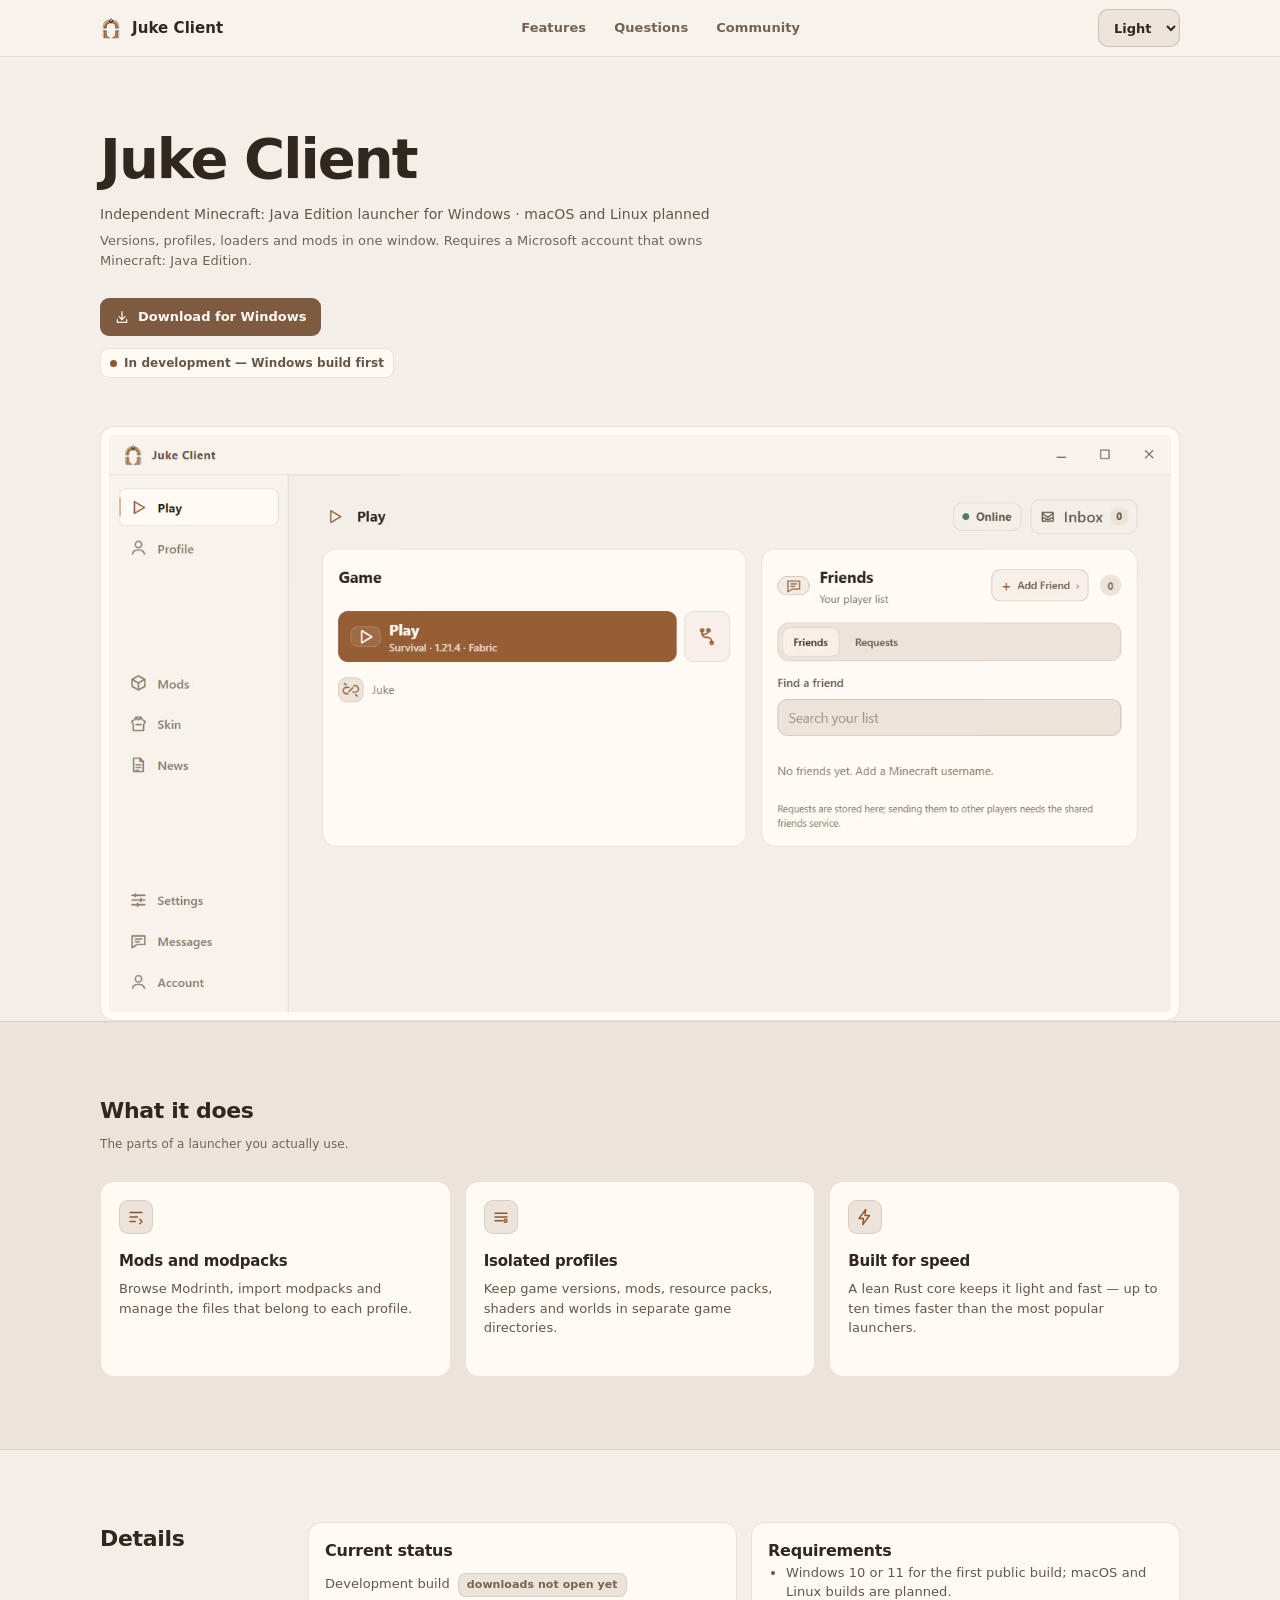
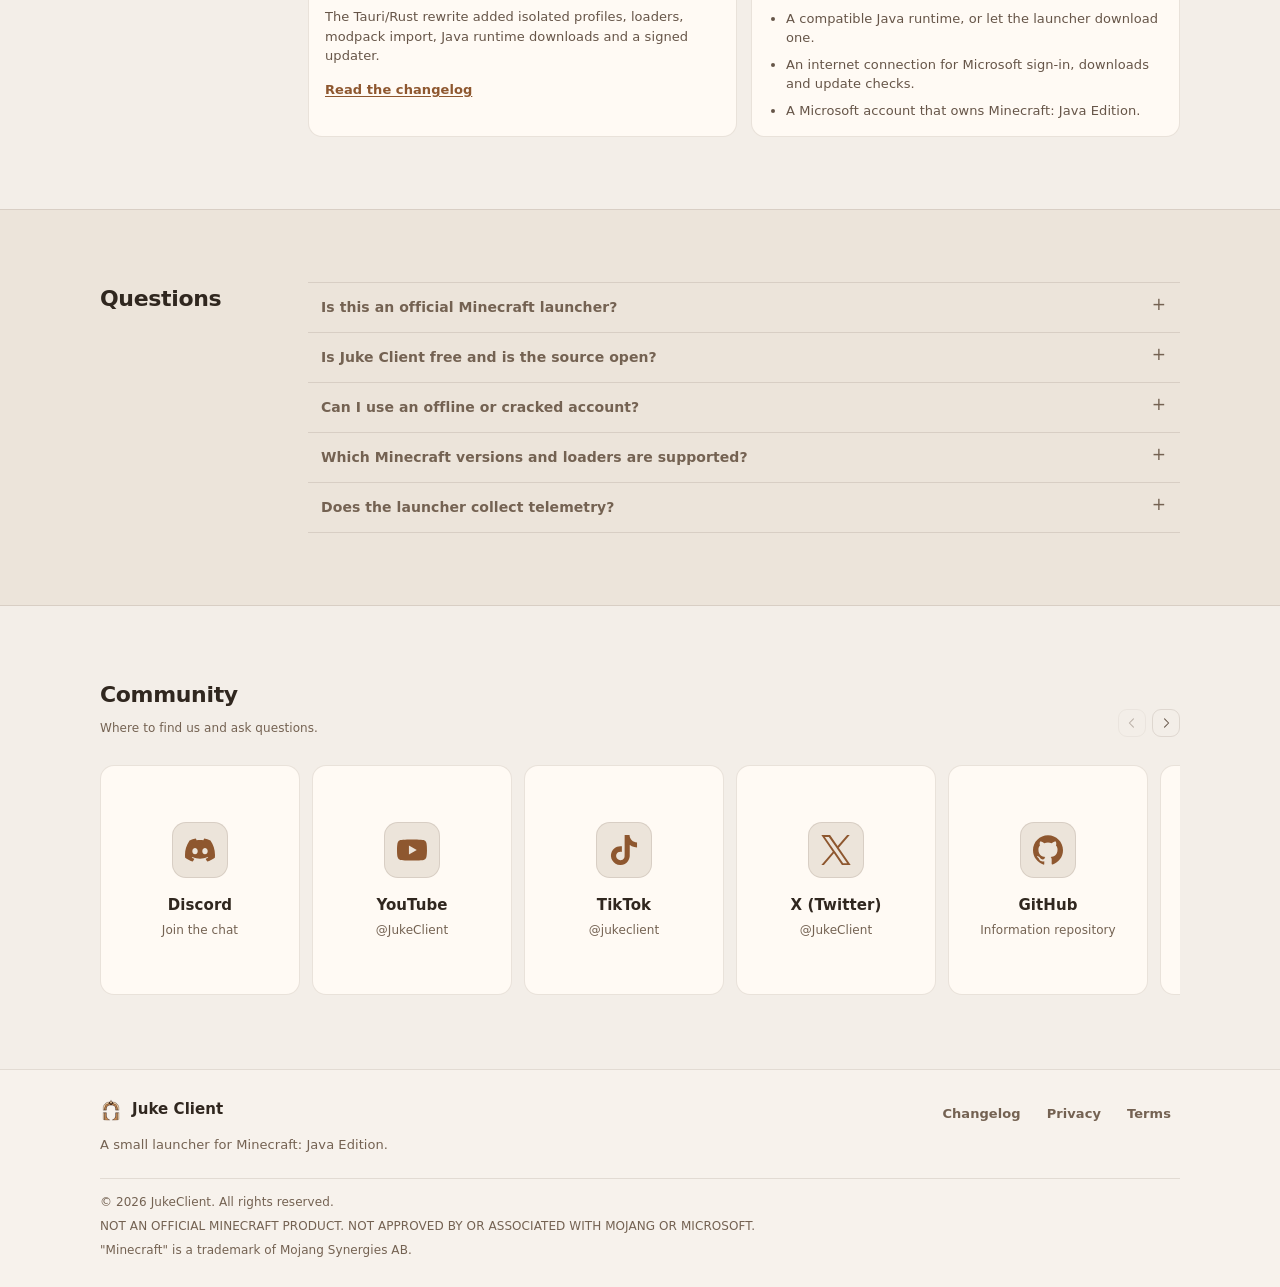
<file: index.html>
<!doctype html>
<html lang="en" data-theme="light">
<head>
  <meta charset="utf-8">
  <meta name="viewport" content="width=device-width, initial-scale=1">
  <title>Juke Client — Minecraft launcher for Windows</title>
  <meta name="description" content="Juke Client is an independent Minecraft: Java Edition launcher for Windows. Manage versions, profiles, loaders and mods in one app. macOS and Linux are planned.">
  <meta name="referrer" content="strict-origin-when-cross-origin">
  <meta http-equiv="Content-Security-Policy" content="default-src 'none'; base-uri 'none'; object-src 'none'; form-action 'none'; frame-src 'none'; child-src 'none'; worker-src 'none'; manifest-src 'self'; media-src 'none'; connect-src 'self'; img-src 'self' data:; font-src 'none'; script-src 'self'; style-src 'self'; upgrade-insecure-requests">
  <meta name="theme-color">
  <link rel="canonical" href="https://jukeclient.github.io/Juke-Client-Info/">
  <meta property="og:type" content="website">
  <meta property="og:site_name" content="Juke Client">
  <meta property="og:locale" content="en_US">
  <meta property="og:title" content="Juke Client — Minecraft launcher for Windows">
  <meta property="og:description" content="Manage Minecraft versions, isolated profiles, mod loaders and mods in one independent Windows launcher. macOS and Linux are planned.">
  <meta property="og:url" content="https://jukeclient.github.io/Juke-Client-Info/">
  <meta property="og:image" content="https://jukeclient.github.io/Juke-Client-Info/assets/social-preview.png">
  <meta property="og:image:width" content="1200">
  <meta property="og:image:height" content="630">
  <meta property="og:image:alt" content="Juke Client launcher preview">
  <meta name="twitter:card" content="summary_large_image">
  <meta name="twitter:title" content="Juke Client — Minecraft launcher for Windows">
  <meta name="twitter:description" content="Versions, profiles, loaders and mods in one independent Windows launcher. macOS and Linux are planned.">
  <meta name="twitter:image" content="https://jukeclient.github.io/Juke-Client-Info/assets/social-preview.png">
  <link rel="icon" href="assets/favicon.ico" sizes="any">
  <link rel="icon" href="assets/juke-icon.png" type="image/png">
  <link rel="apple-touch-icon" href="assets/apple-touch-icon.png">
  <link rel="manifest" href="site.webmanifest">
  <link rel="stylesheet" href="styles.css">
  <script src="theme-init.js"></script>
</head>
<body>
  <a class="skip-link" href="#main">Skip to content</a>

  <header class="site-header" id="top">
    <div class="container header-inner">
      <a class="brand" href="#top">
        <img src="assets/juke-icon.png" alt="" width="22" height="22">
        <span>Juke Client</span>
      </a>
      <nav class="site-nav" id="site-nav" aria-label="Main navigation">
        <a href="#features">Features</a>
        <a href="#questions">Questions</a>
        <a href="#community">Community</a>
      </nav>
      <div class="header-actions">
        <div class="theme-control">
          <label class="visually-hidden" for="theme-select">Colour theme</label>
          <select class="theme-select" id="theme-select" data-theme-select aria-keyshortcuts="S">
            <option value="light">Light</option>
            <option value="dark">Dark</option>
          </select>
        </div>
        <button class="nav-toggle" type="button" aria-expanded="false" aria-controls="site-nav" aria-label="Open navigation">
          <span></span><span></span>
        </button>
      </div>
      <span class="visually-hidden" id="theme-status" role="status" aria-live="polite"></span>
    </div>
  </header>

  <main id="main">
    <section class="hero" aria-labelledby="hero-title">
      <div class="container hero-copy">
        <h1 id="hero-title">Juke Client</h1>
        <p class="intro">Independent Minecraft: Java Edition launcher for Windows · macOS and Linux planned</p>
        <p class="lede">Versions, profiles, loaders and mods in one window. Requires a Microsoft account that owns Minecraft: Java Edition.</p>
        <div class="hero-actions">
          <button class="button primary" type="button" aria-disabled="true" aria-describedby="download-status">
            <svg class="ui-icon" viewBox="0 0 24 24" aria-hidden="true"><path d="M12 4v12M7.5 11.5 12 16l4.5-4.5"/><path d="M5 16v4h14v-4"/></svg>
            Download for Windows
          </button>
        </div>
        <p class="hero-note" id="download-status">In development — Windows build first</p>
      </div>

      <div class="container screenshot-wrap">
        <div class="panel screenshot-panel">
          <picture class="screenshot-picture" data-screenshot-picture>
            <source data-screenshot-source="avif-dark" type="image/avif" media="(prefers-color-scheme: dark)" srcset="assets/app-screenshot-700.avif 700w, assets/app-screenshot-1400.avif 1400w" sizes="(max-width: 640px) calc(100vw - 44px), (max-width: 1128px) calc(100vw - 60px), 1068px">
            <source data-screenshot-source="webp-dark" type="image/webp" media="(prefers-color-scheme: dark)" srcset="assets/app-screenshot-700.webp 700w, assets/app-screenshot-1400.webp 1400w" sizes="(max-width: 640px) calc(100vw - 44px), (max-width: 1128px) calc(100vw - 60px), 1068px">
            <source data-screenshot-source="png-dark" type="image/png" media="(prefers-color-scheme: dark)" srcset="assets/app-screenshot-700.png 700w, assets/app-screenshot.png 1400w" sizes="(max-width: 640px) calc(100vw - 44px), (max-width: 1128px) calc(100vw - 60px), 1068px">
            <source data-screenshot-source="avif-light" type="image/avif" srcset="assets/app-screenshot-light-700.avif 700w, assets/app-screenshot-light-1400.avif 1400w" sizes="(max-width: 640px) calc(100vw - 44px), (max-width: 1128px) calc(100vw - 60px), 1068px">
            <source data-screenshot-source="webp-light" type="image/webp" srcset="assets/app-screenshot-light-700.webp 700w, assets/app-screenshot-light-1400.webp 1400w" sizes="(max-width: 640px) calc(100vw - 44px), (max-width: 1128px) calc(100vw - 60px), 1068px">
            <img class="screenshot" data-screenshot src="assets/app-screenshot-light.png" srcset="assets/app-screenshot-light-700.png 700w, assets/app-screenshot-light.png 1400w" sizes="(max-width: 640px) calc(100vw - 44px), (max-width: 1128px) calc(100vw - 60px), 1068px" width="1400" height="760" alt="Juke Client Play screen showing a Minecraft Java Edition version with the Fabric loader" decoding="async" fetchpriority="high">
          </picture>
        </div>
      </div>
    </section>

    <section class="section section-alt" id="features" aria-labelledby="features-title">
      <div class="container">
        <div class="section-heading">
          <h2 id="features-title">What it does</h2>
          <p class="section-lead">The parts of a launcher you actually use.</p>
        </div>
        <div class="feature-grid">
          <article class="feature-card">
            <span class="feature-icon"><svg class="ui-icon" viewBox="0 0 24 24" aria-hidden="true"><path d="M4 6h16M4 12h10M4 18h7"/><path d="m17 15 3 3-3 3"/></svg></span>
            <h3>Mods and modpacks</h3>
            <p>Browse Modrinth, import modpacks and manage the files that belong to each profile.</p>
          </article>
          <article class="feature-card">
            <span class="feature-icon"><svg class="ui-icon" viewBox="0 0 24 24" aria-hidden="true"><path d="M4 7h16M4 12h16M4 17h10"/><circle cx="18" cy="17" r="2"/></svg></span>
            <h3>Isolated profiles</h3>
            <p>Keep game versions, mods, resource packs, shaders and worlds in separate game directories.</p>
          </article>
          <article class="feature-card">
            <span class="feature-icon"><svg class="ui-icon" viewBox="0 0 24 24" aria-hidden="true"><path d="M13 2 4 14h6l-1 8 9-12h-6l1-8Z"/></svg></span>
            <h3>Built for speed</h3>
            <p>A lean Rust core keeps it light and fast — up to ten times faster than the most popular launchers.</p>
          </article>
        </div>
      </div>
    </section>

    <section class="section" id="details" aria-labelledby="details-title">
      <div class="container details-layout">
        <div class="section-heading">
          <h2 id="details-title">Details</h2>
        </div>
        <div class="details-grid">
          <article class="detail-card">
            <h3>Current status</h3>
            <p class="version-line">Development build <span>downloads not open yet</span></p>
            <p>The Tauri/Rust rewrite added isolated profiles, loaders, modpack import, Java runtime downloads and a signed updater.</p>
            <a href="changelog.html">Read the changelog</a>
          </article>
          <article class="detail-card">
            <h3>Requirements</h3>
            <ul class="detail-list">
              <li>Windows 10 or 11 for the first public build; macOS and Linux builds are planned.</li>
              <li>A compatible Java runtime, or let the launcher download one.</li>
              <li>An internet connection for Microsoft sign-in, downloads and update checks.</li>
              <li>A Microsoft account that owns Minecraft: Java Edition.</li>
            </ul>
          </article>
        </div>
      </div>
    </section>

    <section class="section section-alt" id="questions" aria-labelledby="questions-title">
      <div class="container questions-layout">
        <div class="section-heading sticky-heading">
          <h2 id="questions-title">Questions</h2>
        </div>
        <div class="faq-list">
          <details>
            <summary>Is this an official Minecraft launcher?</summary>
            <p>No. Juke Client is independent. <strong>NOT AN OFFICIAL MINECRAFT PRODUCT. NOT APPROVED BY OR ASSOCIATED WITH MOJANG OR MICROSOFT.</strong></p>
          </details>
          <details>
            <summary>Is Juke Client free and is the source open?</summary>
            <p>Public builds are intended to be free. The launcher is proprietary with no open-source license; the public <code>Juke-Client-Info</code> repository contains project information only, and <code>Juke-Client-Releases</code> contains release assets only.</p>
          </details>
          <details>
            <summary>Can I use an offline or cracked account?</summary>
            <p>No. Sign-in uses a Microsoft account that owns Minecraft: Java Edition. Offline and cracked accounts are not supported.</p>
          </details>
          <details>
            <summary>Which Minecraft versions and loaders are supported?</summary>
            <p>Juke Client launches Java Edition profiles with Vanilla, Fabric, Forge, NeoForge or Quilt, using versions from the official version list where available.</p>
          </details>
          <details>
            <summary>Does the launcher collect telemetry?</summary>
            <p>No. There is no analytics or telemetry. Network requests are limited to Microsoft sign-in, Mojang version metadata and game downloads, Java runtime downloads when needed, loader metadata and files (Fabric, Forge, NeoForge and Quilt), mod catalogs, release news and update checks. See the <a href="privacy.html">privacy page</a> for the service list.</p>
          </details>
        </div>
      </div>
    </section>

    <section class="section community-section" id="community" aria-labelledby="community-title">
      <div class="container">
        <div class="community-head">
          <div class="section-heading">
            <h2 id="community-title">Community</h2>
            <p class="section-lead">Where to find us and ask questions.</p>
          </div>
          <div class="rail-tools">
            <div class="rail-buttons">
              <button class="rail-button" type="button" data-scroll-prev aria-label="Scroll community links left">
                <svg class="ui-icon" viewBox="0 0 24 24" aria-hidden="true"><path d="m14.5 5-7 7 7 7"/></svg>
              </button>
              <button class="rail-button" type="button" data-scroll-next aria-label="Scroll community links right">
                <svg class="ui-icon" viewBox="0 0 24 24" aria-hidden="true"><path d="m9.5 5 7 7-7 7"/></svg>
              </button>
            </div>
          </div>
        </div>
        <div class="social-scroller" role="region" aria-label="Community links" tabindex="0" data-social-scroller>
          <a class="social-card" href="https://discord.gg/7H2fPjX3np" target="_blank" rel="noopener noreferrer">
            <span class="social-icon"><svg class="brand-logo" viewBox="0 0 24 24" aria-hidden="true"><path d="M20.317 4.3698a19.7913 19.7913 0 00-4.8851-1.5152.0741.0741 0 00-.0785.0371c-.211.3753-.4447.8648-.6083 1.2495-1.8447-.2762-3.68-.2762-5.4868 0-.1636-.3933-.4058-.8742-.6177-1.2495a.077.077 0 00-.0785-.037 19.7363 19.7363 0 00-4.8852 1.515.0699.0699 0 00-.0321.0277C.5334 9.0458-.319 13.5799.0992 18.0578a.0824.0824 0 00.0312.0561c2.0528 1.5076 4.0413 2.4228 5.9929 3.0294a.0777.0777 0 00.0842-.0276c.4616-.6304.8731-1.2952 1.226-1.9942a.076.076 0 00-.0416-.1057c-.6528-.2476-1.2743-.5495-1.8722-.8923a.077.077 0 01-.0076-.1277c.1258-.0943.2517-.1923.3718-.2914a.0743.0743 0 01.0776-.0105c3.9278 1.7933 8.18 1.7933 12.0614 0a.0739.0739 0 01.0785.0095c.1202.099.246.1981.3728.2924a.077.077 0 01-.0066.1276 12.2986 12.2986 0 01-1.873.8914.0766.0766 0 00-.0407.1067c.3604.698.7719 1.3628 1.225 1.9932a.076.076 0 00.0842.0286c1.961-.6067 3.9495-1.5219 6.0023-3.0294a.077.077 0 00.0313-.0552c.5004-5.177-.8382-9.6739-3.5485-13.6604a.061.061 0 00-.0312-.0286zM8.02 15.3312c-1.1825 0-2.1569-1.0857-2.1569-2.419 0-1.3332.9555-2.4189 2.157-2.4189 1.2108 0 2.1757 1.0952 2.1568 2.419 0 1.3332-.9555 2.4189-2.1569 2.4189zm7.9748 0c-1.1825 0-2.1569-1.0857-2.1569-2.419 0-1.3332.9554-2.4189 2.1569-2.4189 1.2108 0 2.1757 1.0952 2.1568 2.419 0 1.3332-.946 2.4189-2.1568 2.4189Z"/></svg></span>
            <span class="social-copy"><strong>Discord</strong><span>Join the chat</span></span>
            <span class="visually-hidden"> (opens in a new tab)</span>
          </a>
          <a class="social-card" href="https://www.youtube.com/@JukeClient" target="_blank" rel="noopener noreferrer">
            <span class="social-icon"><svg class="brand-logo" viewBox="0 0 24 24" aria-hidden="true"><path d="M23.498 6.186a3.016 3.016 0 0 0-2.122-2.136C19.505 3.545 12 3.545 12 3.545s-7.505 0-9.377.505A3.017 3.017 0 0 0 .502 6.186C0 8.07 0 12 0 12s0 3.93.502 5.814a3.016 3.016 0 0 0 2.122 2.136c1.871.505 9.376.505 9.376.505s7.505 0 9.377-.505a3.015 3.015 0 0 0 2.122-2.136C24 15.93 24 12 24 12s0-3.93-.502-5.814zM9.545 15.568V8.432L15.818 12l-6.273 3.568z"/></svg></span>
            <span class="social-copy"><strong>YouTube</strong><span>@JukeClient</span></span>
            <span class="visually-hidden"> (opens in a new tab)</span>
          </a>
          <a class="social-card" href="https://www.tiktok.com/@jukeclient" target="_blank" rel="noopener noreferrer">
            <span class="social-icon"><svg class="brand-logo" viewBox="0 0 24 24" aria-hidden="true"><path d="M12.525.02c1.31-.02 2.61-.01 3.91-.02.08 1.53.63 3.09 1.75 4.17 1.12 1.11 2.7 1.62 4.24 1.79v4.03c-1.44-.05-2.89-.35-4.2-.97-.57-.26-1.1-.59-1.62-.93-.01 2.92.01 5.84-.02 8.75-.08 1.4-.54 2.79-1.35 3.94-1.31 1.92-3.58 3.17-5.91 3.21-1.43.08-2.86-.31-4.08-1.03-2.02-1.19-3.44-3.37-3.65-5.71-.02-.5-.03-1-.01-1.49.18-1.9 1.12-3.72 2.58-4.96 1.66-1.44 3.98-2.13 6.15-1.72.02 1.48-.04 2.96-.04 4.44-.99-.32-2.15-.23-3.02.37-.63.41-1.11 1.04-1.36 1.75-.21.51-.15 1.07-.14 1.61.24 1.64 1.82 3.02 3.5 2.87 1.12-.01 2.19-.66 2.77-1.61.19-.33.4-.67.41-1.06.1-1.79.06-3.57.07-5.36.01-4.03-.01-8.05.02-12.07z"/></svg></span>
            <span class="social-copy"><strong>TikTok</strong><span>@jukeclient</span></span>
            <span class="visually-hidden"> (opens in a new tab)</span>
          </a>
          <a class="social-card" href="https://x.com/JukeClient" target="_blank" rel="noopener noreferrer">
            <span class="social-icon"><svg class="brand-logo" viewBox="0 0 24 24" aria-hidden="true"><path d="M14.234 10.162 22.977 0h-2.072l-7.591 8.824L7.251 0H.258l9.168 13.343L.258 24H2.33l8.016-9.318L16.749 24h6.993zm-2.837 3.299-.929-1.329L3.076 1.56h3.182l5.965 8.532.929 1.329 7.754 11.09h-3.182z"/></svg></span>
            <span class="social-copy"><strong>X (Twitter)</strong><span>@JukeClient</span></span>
            <span class="visually-hidden"> (opens in a new tab)</span>
          </a>
          <a class="social-card" href="https://github.com/JukeClient/Juke-Client-Info" target="_blank" rel="noopener noreferrer">
            <span class="social-icon"><svg class="brand-logo" viewBox="0 0 24 24" aria-hidden="true"><path d="M12 .297c-6.63 0-12 5.373-12 12 0 5.303 3.438 9.8 8.205 11.385.6.113.82-.258.82-.577 0-.285-.01-1.04-.015-2.04-3.338.724-4.042-1.61-4.042-1.61C4.422 18.07 3.633 17.7 3.633 17.7c-1.087-.744.084-.729.084-.729 1.205.084 1.838 1.236 1.838 1.236 1.07 1.835 2.809 1.305 3.495.998.108-.776.417-1.305.76-1.605-2.665-.3-5.466-1.332-5.466-5.93 0-1.31.465-2.38 1.235-3.22-.135-.303-.54-1.523.105-3.176 0 0 1.005-.322 3.3 1.23.96-.267 1.98-.399 3-.405 1.02.006 2.04.138 3 .405 2.28-1.552 3.285-1.23 3.285-1.23.645 1.653.24 2.873.12 3.176.765.84 1.23 1.91 1.23 3.22 0 4.61-2.805 5.625-5.475 5.92.42.36.81 1.096.81 2.22 0 1.606-.015 2.896-.015 3.286 0 .315.21.69.825.57C20.565 22.092 24 17.592 24 12.297c0-6.627-5.373-12-12-12"/></svg></span>
            <span class="social-copy"><strong>GitHub</strong><span>Information repository</span></span>
            <span class="visually-hidden"> (opens in a new tab)</span>
          </a>
          <a class="social-card" href="https://www.reddit.com/user/JukeClient/" target="_blank" rel="noopener noreferrer">
            <span class="social-icon"><svg class="brand-logo" viewBox="0 0 24 24" aria-hidden="true"><path d="M12 0C5.373 0 0 5.373 0 12c0 3.314 1.343 6.314 3.515 8.485l-2.286 2.286C.775 23.225 1.097 24 1.738 24H12c6.627 0 12-5.373 12-12S18.627 0 12 0Zm4.388 3.199c1.104 0 1.999.895 1.999 1.999 0 1.105-.895 2-1.999 2-.946 0-1.739-.657-1.947-1.539v.002c-1.147.162-2.032 1.15-2.032 2.341v.007c1.776.067 3.4.567 4.686 1.363.473-.363 1.064-.58 1.707-.58 1.547 0 2.802 1.254 2.802 2.802 0 1.117-.655 2.081-1.601 2.531-.088 3.256-3.637 5.876-7.997 5.876-4.361 0-7.905-2.617-7.998-5.87-.954-.447-1.614-1.415-1.614-2.538 0-1.548 1.255-2.802 2.803-2.802.645 0 1.239.218 1.712.585 1.275-.79 2.881-1.291 4.64-1.365v-.01c0-1.663 1.263-3.034 2.88-3.207.188-.911.993-1.595 1.959-1.595Zm-8.085 8.376c-.784 0-1.459.78-1.506 1.797-.047 1.016.64 1.429 1.426 1.429.786 0 1.371-.369 1.418-1.385.047-1.017-.553-1.841-1.338-1.841Zm7.406 0c-.786 0-1.385.824-1.338 1.841.047 1.017.634 1.385 1.418 1.385.785 0 1.473-.413 1.426-1.429-.046-1.017-.721-1.797-1.506-1.797Zm-3.703 4.013c-.974 0-1.907.048-2.77.135-.147.015-.241.168-.183.305.483 1.154 1.622 1.964 2.953 1.964 1.33 0 2.47-.81 2.953-1.964.057-.137-.037-.29-.184-.305-.863-.087-1.795-.135-2.769-.135Z"/></svg></span>
            <span class="social-copy"><strong>Reddit</strong><span>u/JukeClient profile</span></span>
            <span class="visually-hidden"> (opens in a new tab)</span>
          </a>
          <a class="social-card" href="https://t.me/+VQWw-lqAehY3ZDhi" target="_blank" rel="noopener noreferrer">
            <span class="social-icon"><svg class="brand-logo" viewBox="0 0 24 24" aria-hidden="true"><path d="M11.944 0A12 12 0 0 0 0 12a12 12 0 0 0 12 12 12 12 0 0 0 12-12A12 12 0 0 0 12 0a12 12 0 0 0-.056 0zm4.962 7.224c.1-.002.321.023.465.14a.506.506 0 0 1 .171.325c.016.093.036.306.02.472-.18 1.898-.962 6.502-1.36 8.627-.168.9-.499 1.201-.82 1.23-.696.065-1.225-.46-1.9-.902-1.056-.693-1.653-1.124-2.678-1.8-1.185-.78-.417-1.21.258-1.91.177-.184 3.247-2.977 3.307-3.23.007-.032.014-.15-.056-.212s-.174-.041-.249-.024c-.106.024-1.793 1.14-5.061 3.345-.48.33-.913.49-1.302.48-.428-.008-1.252-.241-1.865-.44-.752-.245-1.349-.374-1.297-.789.027-.216.325-.437.893-.663 3.498-1.524 5.83-2.529 6.998-3.014 3.332-1.386 4.025-1.627 4.476-1.635z"/></svg></span>
            <span class="social-copy"><strong>Telegram</strong><span>Juke Client chat</span></span>
            <span class="visually-hidden"> (opens in a new tab)</span>
          </a>
        </div>
      </div>
    </section>
  </main>

  <footer class="site-footer">
    <div class="container footer-inner">
      <div>
        <a class="brand" href="#top">
          <img src="assets/juke-icon.png" alt="" width="22" height="22">
          <span>Juke Client</span>
        </a>
        <p>A small launcher for Minecraft: Java Edition.</p>
      </div>
      <nav aria-label="Footer navigation">
        <a href="changelog.html">Changelog</a>
        <a href="privacy.html">Privacy</a>
        <a href="terms.html">Terms</a>
      </nav>
    </div>
    <div class="container footer-bottom">
      <p>© 2026 JukeClient. All rights reserved.</p>
      <p>NOT AN OFFICIAL MINECRAFT PRODUCT. NOT APPROVED BY OR ASSOCIATED WITH MOJANG OR MICROSOFT.</p>
      <p>"Minecraft" is a trademark of Mojang Synergies AB.</p>
    </div>
  </footer>

  <script src="script.js" defer></script>
</body>
</html>
</file>
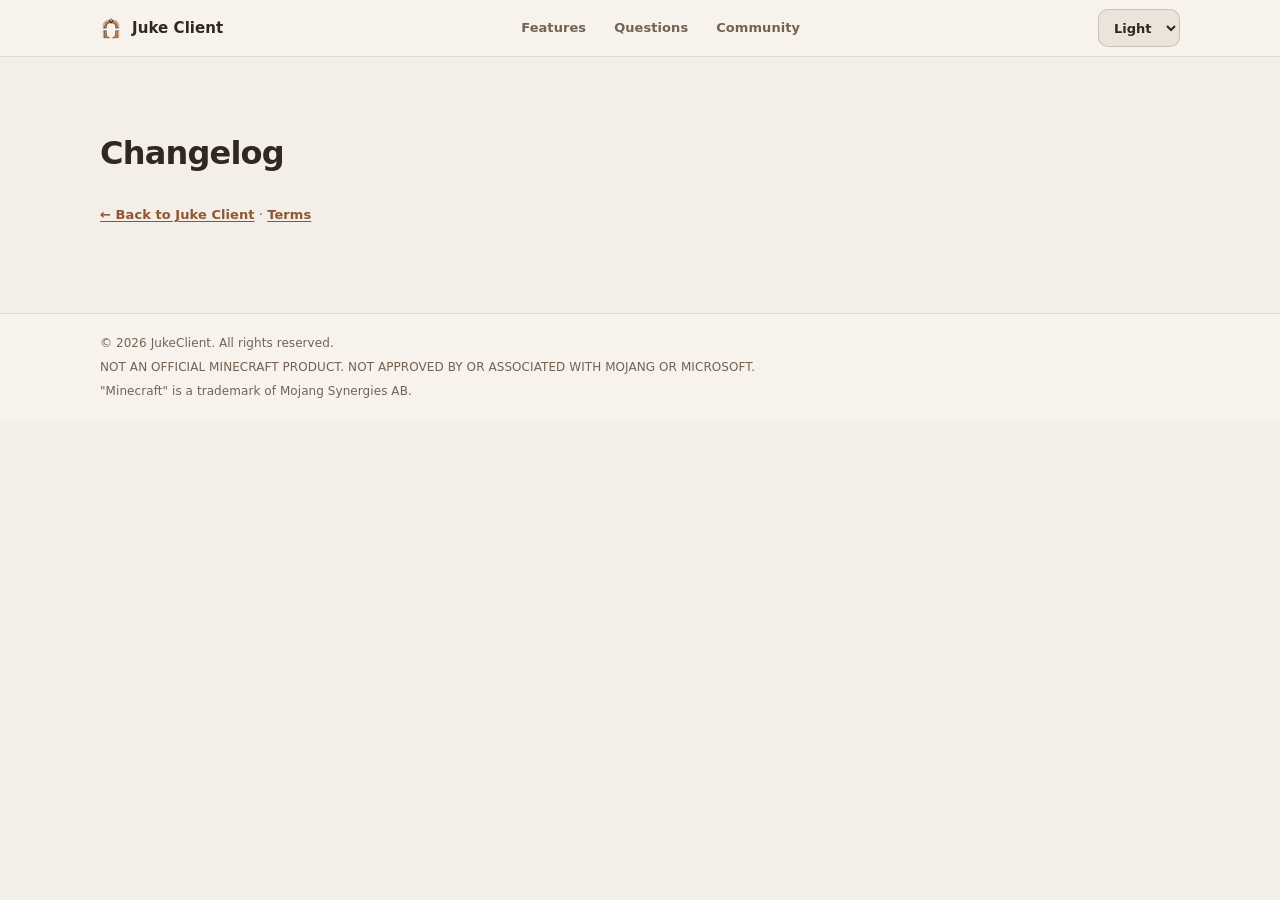
<file: changelog.html>
<!doctype html>
<html lang="en" data-theme="light">
<head>
  <meta charset="utf-8">
  <meta name="viewport" content="width=device-width, initial-scale=1">
  <title>Changelog — Juke Client</title>
  <meta name="description" content="Development changelog for Juke Client, an independent Minecraft: Java Edition launcher.">
  <meta name="referrer" content="strict-origin-when-cross-origin">
  <meta http-equiv="Content-Security-Policy" content="default-src 'none'; base-uri 'none'; object-src 'none'; form-action 'none'; frame-src 'none'; child-src 'none'; worker-src 'none'; manifest-src 'self'; media-src 'none'; connect-src 'self'; img-src 'self' data:; font-src 'none'; script-src 'self'; style-src 'self'; upgrade-insecure-requests">
  <meta name="theme-color">
  <link rel="canonical" href="https://jukeclient.github.io/Juke-Client-Info/changelog.html">
  <meta property="og:type" content="website">
  <meta property="og:site_name" content="Juke Client">
  <meta property="og:locale" content="en_US">
  <meta property="og:title" content="Changelog — Juke Client">
  <meta property="og:description" content="Development changelog for Juke Client.">
  <meta property="og:url" content="https://jukeclient.github.io/Juke-Client-Info/changelog.html">
  <meta property="og:image" content="https://jukeclient.github.io/Juke-Client-Info/assets/social-preview.png">
  <meta property="og:image:width" content="1200">
  <meta property="og:image:height" content="630">
  <meta property="og:image:alt" content="Juke Client launcher preview">
  <meta name="twitter:card" content="summary_large_image">
  <meta name="twitter:title" content="Changelog — Juke Client">
  <meta name="twitter:description" content="Development changelog for Juke Client.">
  <meta name="twitter:image" content="https://jukeclient.github.io/Juke-Client-Info/assets/social-preview.png">
  <link rel="icon" href="assets/favicon.ico" sizes="any">
  <link rel="icon" href="assets/juke-icon.png" type="image/png">
  <link rel="apple-touch-icon" href="assets/apple-touch-icon.png">
  <link rel="manifest" href="site.webmanifest">
  <link rel="stylesheet" href="styles.css">
  <script src="theme-init.js"></script>
</head>
<body>
  <a class="skip-link" href="#main">Skip to content</a>

  <header class="site-header" id="top">
    <div class="container header-inner">
      <a class="brand" href="index.html">
        <img src="assets/juke-icon.png" alt="" width="22" height="22">
        <span>Juke Client</span>
      </a>
      <nav class="site-nav" id="site-nav" aria-label="Main navigation">
        <a href="index.html#features">Features</a>
        <a href="index.html#questions">Questions</a>
        <a href="index.html#community">Community</a>
      </nav>
      <div class="header-actions">
        <div class="theme-control">
          <label class="visually-hidden" for="theme-select">Colour theme</label>
          <select class="theme-select" id="theme-select" data-theme-select aria-keyshortcuts="S">
            <option value="light">Light</option>
            <option value="dark">Dark</option>
          </select>
        </div>
        <button class="nav-toggle" type="button" aria-expanded="false" aria-controls="site-nav" aria-label="Open navigation">
          <span></span><span></span>
        </button>
      </div>
      <span class="visually-hidden" id="theme-status" role="status" aria-live="polite"></span>
    </div>
  </header>

  <main id="main">
    <div class="container">
      <article class="prose">
        <h1>Changelog</h1>

        <p class="prose-back"><a href="index.html">&larr; Back to Juke Client</a> · <a href="terms.html">Terms</a></p>
      </article>
    </div>
  </main>

  <footer class="site-footer site-footer-simple">
    <div class="container footer-bottom">
      <p>© 2026 JukeClient. All rights reserved.</p>
      <p>NOT AN OFFICIAL MINECRAFT PRODUCT. NOT APPROVED BY OR ASSOCIATED WITH MOJANG OR MICROSOFT.</p>
      <p>"Minecraft" is a trademark of Mojang Synergies AB.</p>
    </div>
  </footer>

  <script src="script.js" defer></script>
</body>
</html>
</file>
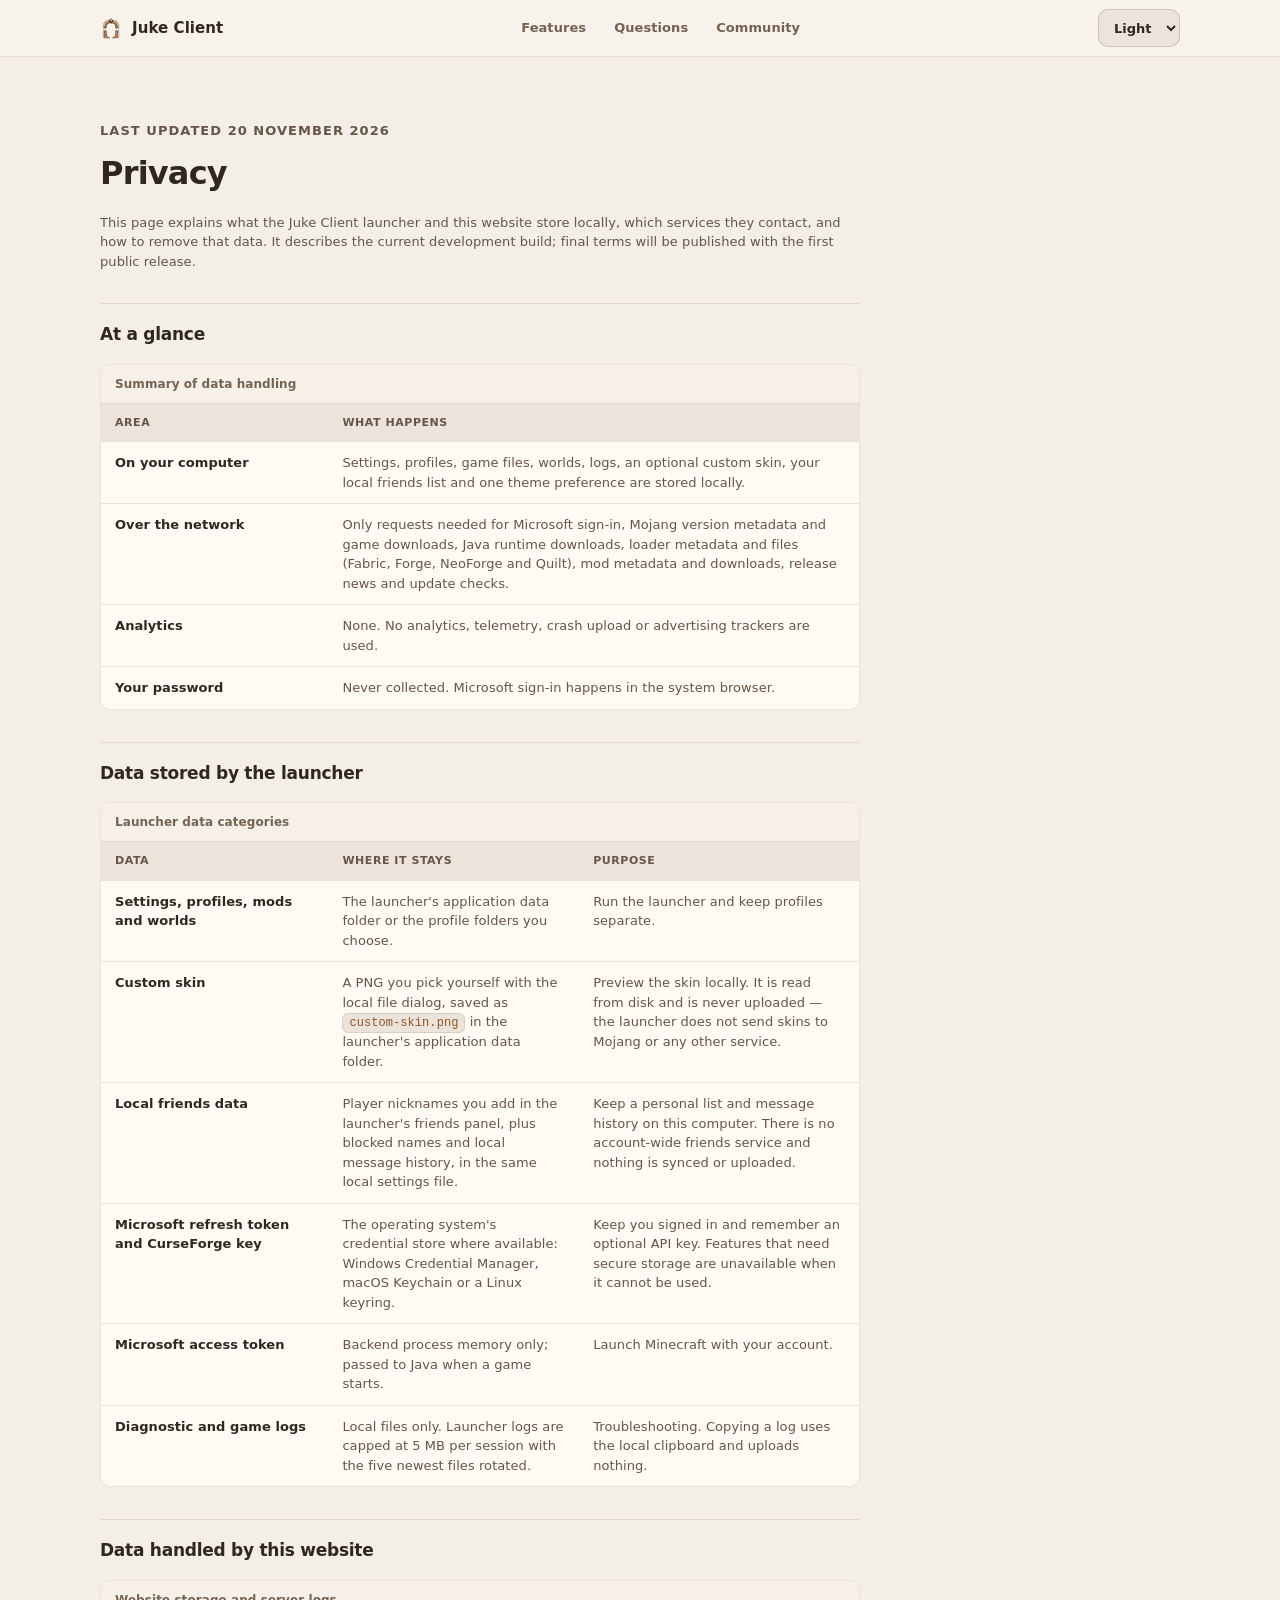
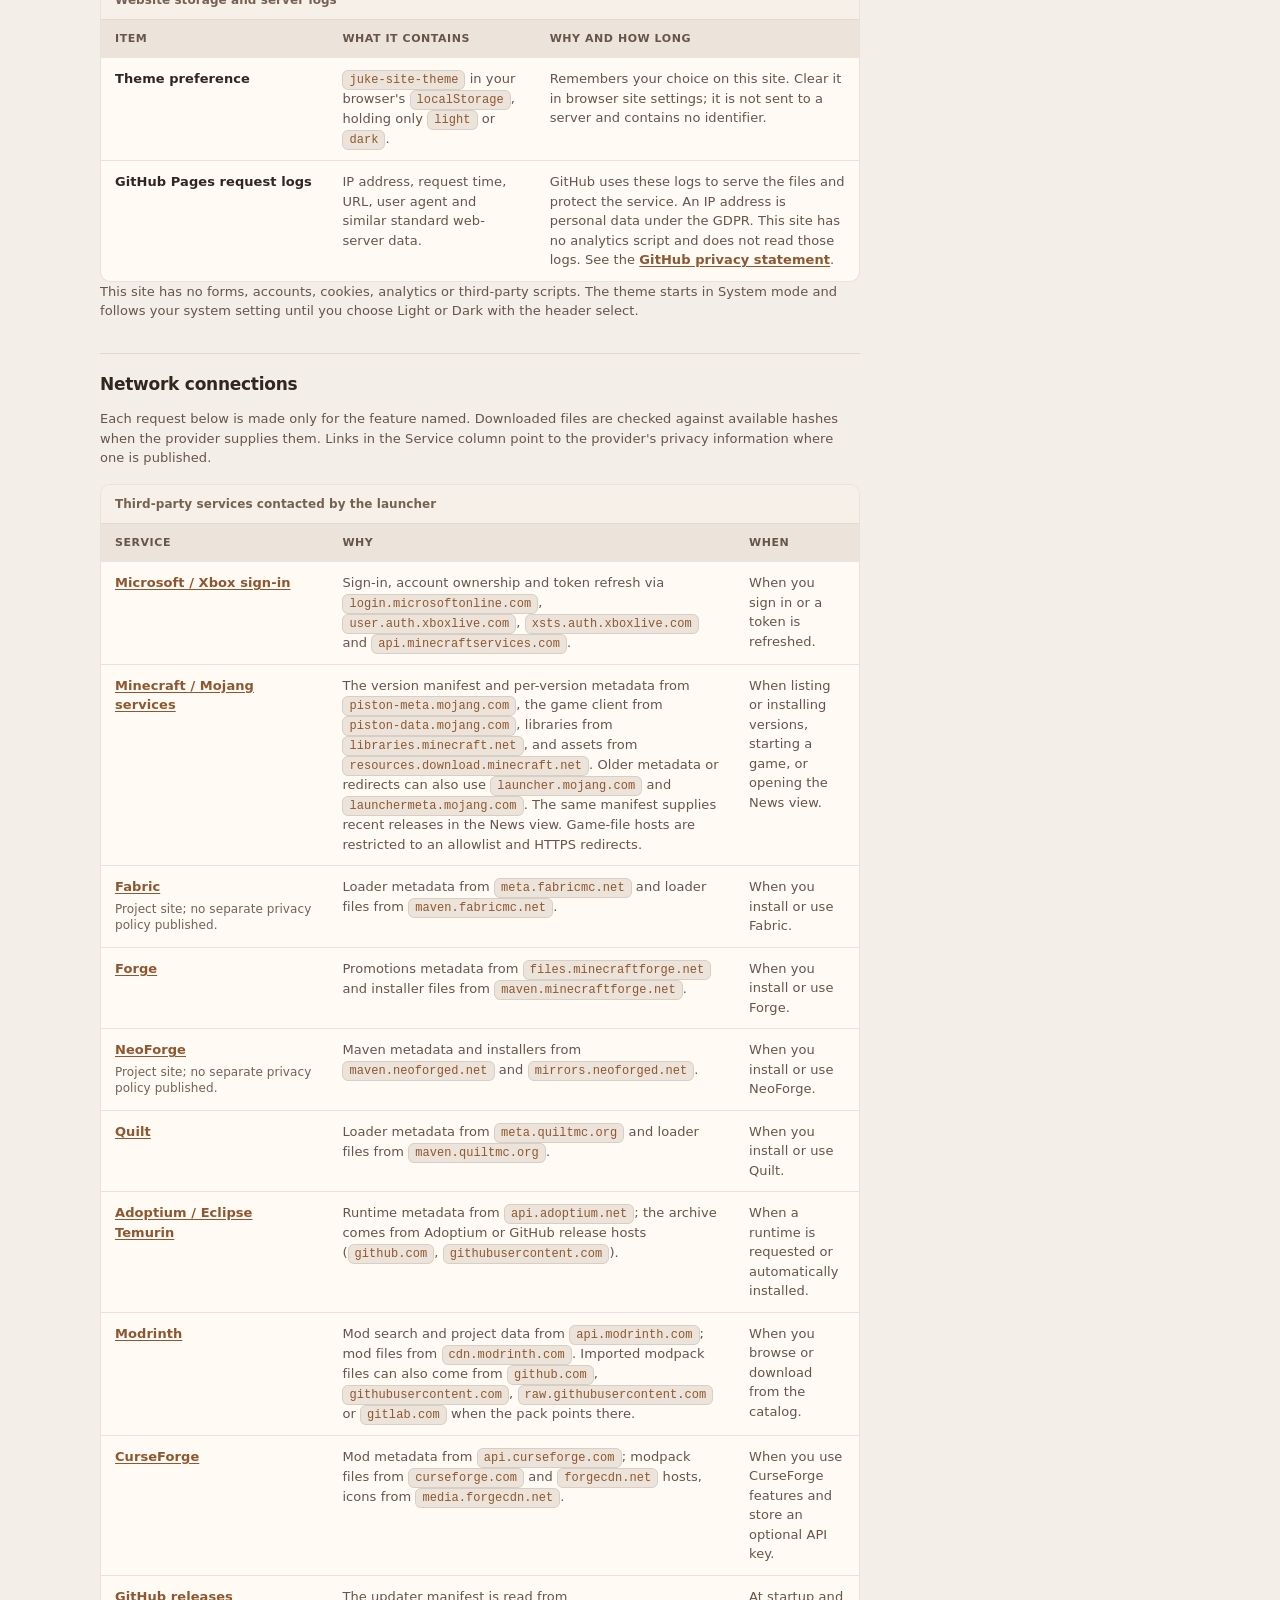
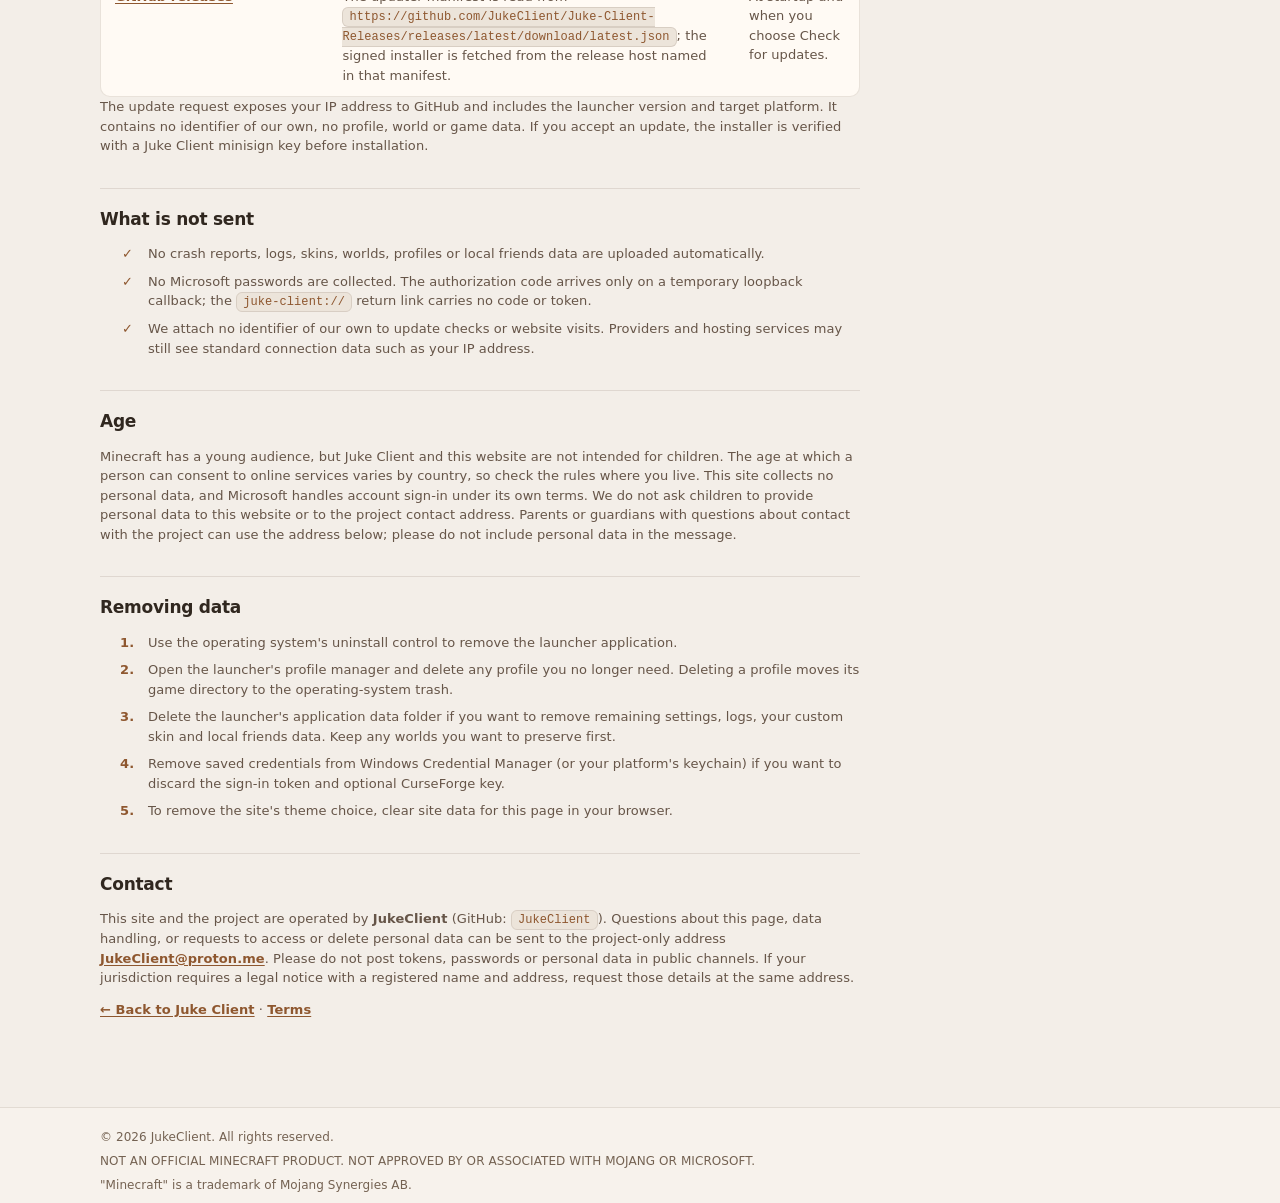
<file: privacy.html>
<!doctype html>
<html lang="en" data-theme="light">
<head>
  <meta charset="utf-8">
  <meta name="viewport" content="width=device-width, initial-scale=1">
  <title>Privacy — Juke Client</title>
  <meta name="description" content="What Juke Client and this website store locally, which services they contact, and how to remove your data.">
  <meta name="referrer" content="strict-origin-when-cross-origin">
  <meta http-equiv="Content-Security-Policy" content="default-src 'none'; base-uri 'none'; object-src 'none'; form-action 'none'; frame-src 'none'; child-src 'none'; worker-src 'none'; manifest-src 'self'; media-src 'none'; connect-src 'self'; img-src 'self' data:; font-src 'none'; script-src 'self'; style-src 'self'; upgrade-insecure-requests">
  <meta name="theme-color">
  <link rel="canonical" href="https://jukeclient.github.io/Juke-Client-Info/privacy.html">
  <meta property="og:type" content="website">
  <meta property="og:site_name" content="Juke Client">
  <meta property="og:locale" content="en_US">
  <meta property="og:title" content="Privacy — Juke Client">
  <meta property="og:description" content="What Juke Client and this website store locally, which services they contact, and how to remove your data.">
  <meta property="og:url" content="https://jukeclient.github.io/Juke-Client-Info/privacy.html">
  <meta property="og:image" content="https://jukeclient.github.io/Juke-Client-Info/assets/social-preview.png">
  <meta property="og:image:width" content="1200">
  <meta property="og:image:height" content="630">
  <meta property="og:image:alt" content="Juke Client launcher preview">
  <meta name="twitter:card" content="summary_large_image">
  <meta name="twitter:title" content="Privacy — Juke Client">
  <meta name="twitter:description" content="Local data, network requests and deletion steps for the Juke Client launcher and website.">
  <meta name="twitter:image" content="https://jukeclient.github.io/Juke-Client-Info/assets/social-preview.png">
  <link rel="icon" href="assets/favicon.ico" sizes="any">
  <link rel="icon" href="assets/juke-icon.png" type="image/png">
  <link rel="apple-touch-icon" href="assets/apple-touch-icon.png">
  <link rel="manifest" href="site.webmanifest">
  <link rel="stylesheet" href="styles.css">
  <script src="theme-init.js"></script>
</head>
<body>
  <a class="skip-link" href="#main">Skip to content</a>

  <header class="site-header" id="top">
    <div class="container header-inner">
      <a class="brand" href="index.html">
        <img src="assets/juke-icon.png" alt="" width="22" height="22">
        <span>Juke Client</span>
      </a>
      <nav class="site-nav" id="site-nav" aria-label="Main navigation">
        <a href="index.html#features">Features</a>
        <a href="index.html#questions">Questions</a>
        <a href="index.html#community">Community</a>
      </nav>
      <div class="header-actions">
        <div class="theme-control">
          <label class="visually-hidden" for="theme-select">Colour theme</label>
          <select class="theme-select" id="theme-select" data-theme-select aria-keyshortcuts="S">
            <option value="light">Light</option>
            <option value="dark">Dark</option>
          </select>
        </div>
        <button class="nav-toggle" type="button" aria-expanded="false" aria-controls="site-nav" aria-label="Open navigation">
          <span></span><span></span>
        </button>
      </div>
      <span class="visually-hidden" id="theme-status" role="status" aria-live="polite"></span>
    </div>
  </header>

  <main id="main">
    <div class="container">
      <article class="prose">
        <p class="eyebrow">Last updated <time datetime="2026-11-20">20 November 2026</time></p>
        <h1>Privacy</h1>
        <p class="prose-lead">This page explains what the Juke Client launcher and this website store locally, which services they contact, and how to remove that data. It describes the current development build; final terms will be published with the first public release.</p>

        <h2>At a glance</h2>
        <div class="table-wrap" tabindex="0" role="region" aria-label="Summary of data handling, scrollable table">
          <table>
            <caption>Summary of data handling</caption>
            <thead><tr><th scope="col">Area</th><th scope="col">What happens</th></tr></thead>
            <tbody>
              <tr><th scope="row">On your computer</th><td>Settings, profiles, game files, worlds, logs, an optional custom skin, your local friends list and one theme preference are stored locally.</td></tr>
              <tr><th scope="row">Over the network</th><td>Only requests needed for Microsoft sign-in, Mojang version metadata and game downloads, Java runtime downloads, loader metadata and files (Fabric, Forge, NeoForge and Quilt), mod metadata and downloads, release news and update checks.</td></tr>
              <tr><th scope="row">Analytics</th><td>None. No analytics, telemetry, crash upload or advertising trackers are used.</td></tr>
              <tr><th scope="row">Your password</th><td>Never collected. Microsoft sign-in happens in the system browser.</td></tr>
            </tbody>
          </table>
        </div>

        <h2>Data stored by the launcher</h2>
        <div class="table-wrap" tabindex="0" role="region" aria-label="Launcher data categories, scrollable table">
          <table class="table-wide">
            <caption>Launcher data categories</caption>
            <thead><tr><th scope="col">Data</th><th scope="col">Where it stays</th><th scope="col">Purpose</th></tr></thead>
            <tbody>
              <tr><th scope="row">Settings, profiles, mods and worlds</th><td>The launcher's application data folder or the profile folders you choose.</td><td>Run the launcher and keep profiles separate.</td></tr>
              <tr><th scope="row">Custom skin</th><td>A PNG you pick yourself with the local file dialog, saved as <code>custom-skin.png</code> in the launcher's application data folder.</td><td>Preview the skin locally. It is read from disk and is never uploaded — the launcher does not send skins to Mojang or any other service.</td></tr>
              <tr><th scope="row">Local friends data</th><td>Player nicknames you add in the launcher's friends panel, plus blocked names and local message history, in the same local settings file.</td><td>Keep a personal list and message history on this computer. There is no account-wide friends service and nothing is synced or uploaded.</td></tr>
              <tr><th scope="row">Microsoft refresh token and CurseForge key</th><td>The operating system's credential store where available: Windows Credential Manager, macOS Keychain or a Linux keyring.</td><td>Keep you signed in and remember an optional API key. Features that need secure storage are unavailable when it cannot be used.</td></tr>
              <tr><th scope="row">Microsoft access token</th><td>Backend process memory only; passed to Java when a game starts.</td><td>Launch Minecraft with your account.</td></tr>
              <tr><th scope="row">Diagnostic and game logs</th><td>Local files only. Launcher logs are capped at 5 MB per session with the five newest files rotated.</td><td>Troubleshooting. Copying a log uses the local clipboard and uploads nothing.</td></tr>
            </tbody>
          </table>
        </div>

        <h2>Data handled by this website</h2>
        <div class="table-wrap" tabindex="0" role="region" aria-label="Website storage and server logs, scrollable table">
          <table class="table-wide">
            <caption>Website storage and server logs</caption>
            <thead><tr><th scope="col">Item</th><th scope="col">What it contains</th><th scope="col">Why and how long</th></tr></thead>
            <tbody>
              <tr><th scope="row">Theme preference</th><td><code>juke-site-theme</code> in your browser's <code>localStorage</code>, holding only <code>light</code> or <code>dark</code>.</td><td>Remembers your choice on this site. Clear it in browser site settings; it is not sent to a server and contains no identifier.</td></tr>
              <tr><th scope="row">GitHub Pages request logs</th><td>IP address, request time, URL, user agent and similar standard web-server data.</td><td>GitHub uses these logs to serve the files and protect the service. An IP address is personal data under the GDPR. This site has no analytics script and does not read those logs. See the <a href="https://docs.github.com/en/site-policy/privacy-policies/github-privacy-statement" target="_blank" rel="noopener noreferrer">GitHub privacy statement<span class="visually-hidden"> (opens in a new tab)</span></a>.</td></tr>
            </tbody>
          </table>
        </div>
        <p>This site has no forms, accounts, cookies, analytics or third-party scripts. The theme starts in System mode and follows your system setting until you choose Light or Dark with the header select.</p>

        <h2>Network connections</h2>
        <p>Each request below is made only for the feature named. Downloaded files are checked against available hashes when the provider supplies them. Links in the Service column point to the provider's privacy information where one is published.</p>
        <div class="table-wrap" tabindex="0" role="region" aria-label="Third-party services contacted by the launcher, scrollable table">
          <table class="table-wide">
            <caption>Third-party services contacted by the launcher</caption>
            <thead><tr><th scope="col">Service</th><th scope="col">Why</th><th scope="col">When</th></tr></thead>
            <tbody>
              <tr><th scope="row"><a href="https://www.microsoft.com/en-us/privacy/privacystatement" target="_blank" rel="noopener noreferrer">Microsoft / Xbox sign-in<span class="visually-hidden"> (opens in a new tab)</span></a></th><td>Sign-in, account ownership and token refresh via <code>login.microsoftonline.com</code>, <code>user.auth.xboxlive.com</code>, <code>xsts.auth.xboxlive.com</code> and <code>api.minecraftservices.com</code>.</td><td>When you sign in or a token is refreshed.</td></tr>
              <tr><th scope="row"><a href="https://www.minecraft.net/en-us/privacy" target="_blank" rel="noopener noreferrer">Minecraft / Mojang services<span class="visually-hidden"> (opens in a new tab)</span></a></th><td>The version manifest and per-version metadata from <code>piston-meta.mojang.com</code>, the game client from <code>piston-data.mojang.com</code>, libraries from <code>libraries.minecraft.net</code>, and assets from <code>resources.download.minecraft.net</code>. Older metadata or redirects can also use <code>launcher.mojang.com</code> and <code>launchermeta.mojang.com</code>. The same manifest supplies recent releases in the News view. Game-file hosts are restricted to an allowlist and HTTPS redirects.</td><td>When listing or installing versions, starting a game, or opening the News view.</td></tr>
              <tr><th scope="row"><a href="https://fabricmc.net/" target="_blank" rel="noopener noreferrer">Fabric<span class="visually-hidden"> (opens in a new tab)</span></a><br><span class="table-note">Project site; no separate privacy policy published.</span></th><td>Loader metadata from <code>meta.fabricmc.net</code> and loader files from <code>maven.fabricmc.net</code>.</td><td>When you install or use Fabric.</td></tr>
              <tr><th scope="row"><a href="https://files.minecraftforge.net/static/privacy.html" target="_blank" rel="noopener noreferrer">Forge<span class="visually-hidden"> (opens in a new tab)</span></a></th><td>Promotions metadata from <code>files.minecraftforge.net</code> and installer files from <code>maven.minecraftforge.net</code>.</td><td>When you install or use Forge.</td></tr>
              <tr><th scope="row"><a href="https://neoforged.net/" target="_blank" rel="noopener noreferrer">NeoForge<span class="visually-hidden"> (opens in a new tab)</span></a><br><span class="table-note">Project site; no separate privacy policy published.</span></th><td>Maven metadata and installers from <code>maven.neoforged.net</code> and <code>mirrors.neoforged.net</code>.</td><td>When you install or use NeoForge.</td></tr>
              <tr><th scope="row"><a href="https://quiltmc.org/en/legal/" target="_blank" rel="noopener noreferrer">Quilt<span class="visually-hidden"> (opens in a new tab)</span></a></th><td>Loader metadata from <code>meta.quiltmc.org</code> and loader files from <code>maven.quiltmc.org</code>.</td><td>When you install or use Quilt.</td></tr>
              <tr><th scope="row"><a href="https://www.eclipse.org/legal/privacy" target="_blank" rel="noopener noreferrer">Adoptium / Eclipse Temurin<span class="visually-hidden"> (opens in a new tab)</span></a></th><td>Runtime metadata from <code>api.adoptium.net</code>; the archive comes from Adoptium or GitHub release hosts (<code>github.com</code>, <code>githubusercontent.com</code>).</td><td>When a runtime is requested or automatically installed.</td></tr>
              <tr><th scope="row"><a href="https://modrinth.com/legal/privacy" target="_blank" rel="noopener noreferrer">Modrinth<span class="visually-hidden"> (opens in a new tab)</span></a></th><td>Mod search and project data from <code>api.modrinth.com</code>; mod files from <code>cdn.modrinth.com</code>. Imported modpack files can also come from <code>github.com</code>, <code>githubusercontent.com</code>, <code>raw.githubusercontent.com</code> or <code>gitlab.com</code> when the pack points there.</td><td>When you browse or download from the catalog.</td></tr>
              <tr><th scope="row"><a href="https://legal.overwolf.com/docs/overwolf/platform/platform-privacy-policy" target="_blank" rel="noopener noreferrer">CurseForge<span class="visually-hidden"> (opens in a new tab)</span></a></th><td>Mod metadata from <code>api.curseforge.com</code>; modpack files from <code>curseforge.com</code> and <code>forgecdn.net</code> hosts, icons from <code>media.forgecdn.net</code>.</td><td>When you use CurseForge features and store an optional API key.</td></tr>
              <tr><th scope="row"><a href="https://docs.github.com/en/site-policy/privacy-policies/github-privacy-statement" target="_blank" rel="noopener noreferrer">GitHub releases<span class="visually-hidden"> (opens in a new tab)</span></a></th><td>The updater manifest is read from <code>https://github.com/JukeClient/Juke-Client-Releases/releases/latest/download/latest.json</code>; the signed installer is fetched from the release host named in that manifest.</td><td>At startup and when you choose Check for updates.</td></tr>
            </tbody>
          </table>
        </div>
        <p>The update request exposes your IP address to GitHub and includes the launcher version and target platform. It contains no identifier of our own, no profile, world or game data. If you accept an update, the installer is verified with a Juke Client minisign key before installation.</p>

        <h2>What is not sent</h2>
        <ul class="check-list">
          <li>No crash reports, logs, skins, worlds, profiles or local friends data are uploaded automatically.</li>
          <li>No Microsoft passwords are collected. The authorization code arrives only on a temporary loopback callback; the <code>juke-client://</code> return link carries no code or token.</li>
          <li>We attach no identifier of our own to update checks or website visits. Providers and hosting services may still see standard connection data such as your IP address.</li>
        </ul>

        <h2>Age</h2>
        <p>Minecraft has a young audience, but Juke Client and this website are not intended for children. The age at which a person can consent to online services varies by country, so check the rules where you live. This site collects no personal data, and Microsoft handles account sign-in under its own terms. We do not ask children to provide personal data to this website or to the project contact address. Parents or guardians with questions about contact with the project can use the address below; please do not include personal data in the message.</p>

        <h2>Removing data</h2>
        <ol class="prose-list">
          <li>Use the operating system's uninstall control to remove the launcher application.</li>
          <li>Open the launcher's profile manager and delete any profile you no longer need. Deleting a profile moves its game directory to the operating-system trash.</li>
          <li>Delete the launcher's application data folder if you want to remove remaining settings, logs, your custom skin and local friends data. Keep any worlds you want to preserve first.</li>
          <li>Remove saved credentials from Windows Credential Manager (or your platform's keychain) if you want to discard the sign-in token and optional CurseForge key.</li>
          <li>To remove the site's theme choice, clear site data for this page in your browser.</li>
        </ol>

        <h2>Contact</h2>
        <p>This site and the project are operated by <strong>JukeClient</strong> (GitHub: <code>JukeClient</code>). Questions about this page, data handling, or requests to access or delete personal data can be sent to the project-only address <a href="mailto:JukeClient@proton.me">JukeClient@proton.me</a>. Please do not post tokens, passwords or personal data in public channels. If your jurisdiction requires a legal notice with a registered name and address, request those details at the same address.</p>

        <p class="prose-back"><a href="index.html">&larr; Back to Juke Client</a> · <a href="terms.html">Terms</a></p>
      </article>
    </div>
  </main>

  <footer class="site-footer site-footer-simple">
    <div class="container footer-bottom">
      <p>© 2026 JukeClient. All rights reserved.</p>
      <p>NOT AN OFFICIAL MINECRAFT PRODUCT. NOT APPROVED BY OR ASSOCIATED WITH MOJANG OR MICROSOFT.</p>
      <p>"Minecraft" is a trademark of Mojang Synergies AB.</p>
    </div>
  </footer>

  <script src="script.js" defer></script>
</body>
</html>
</file>
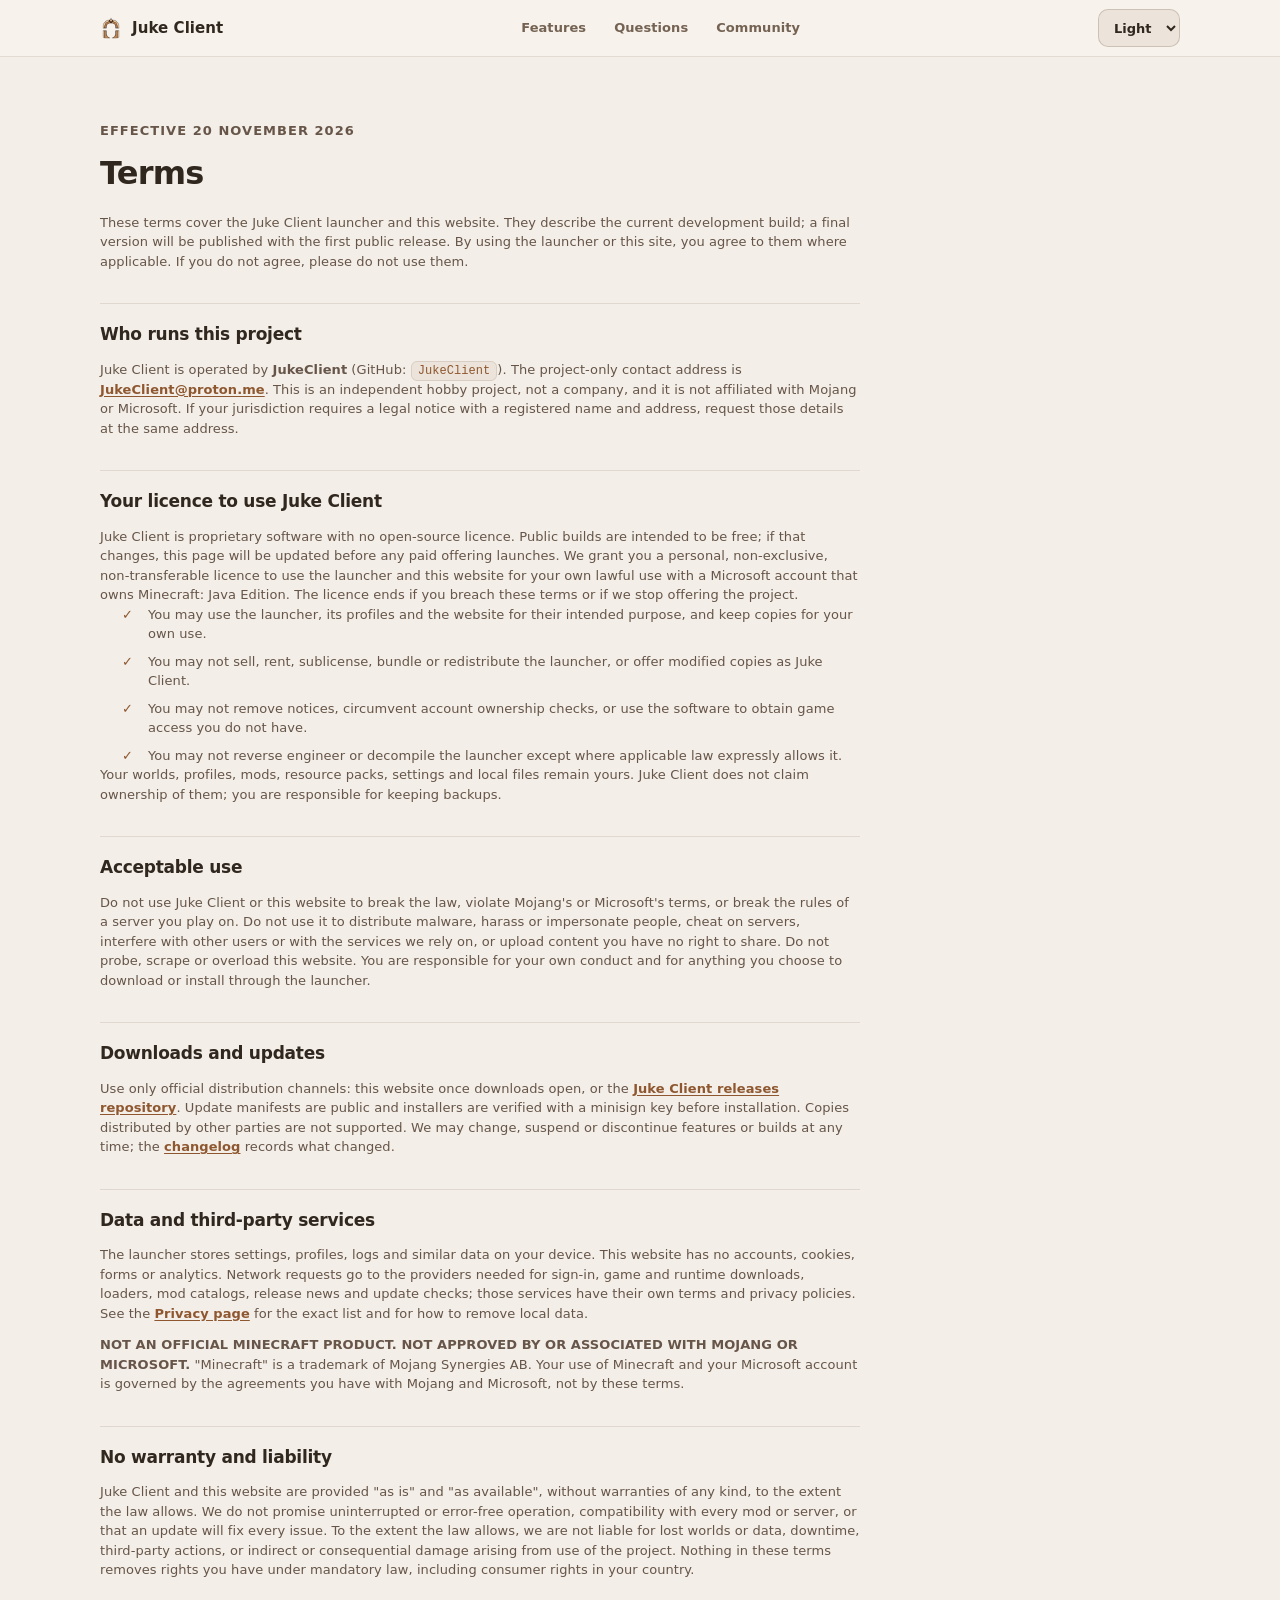
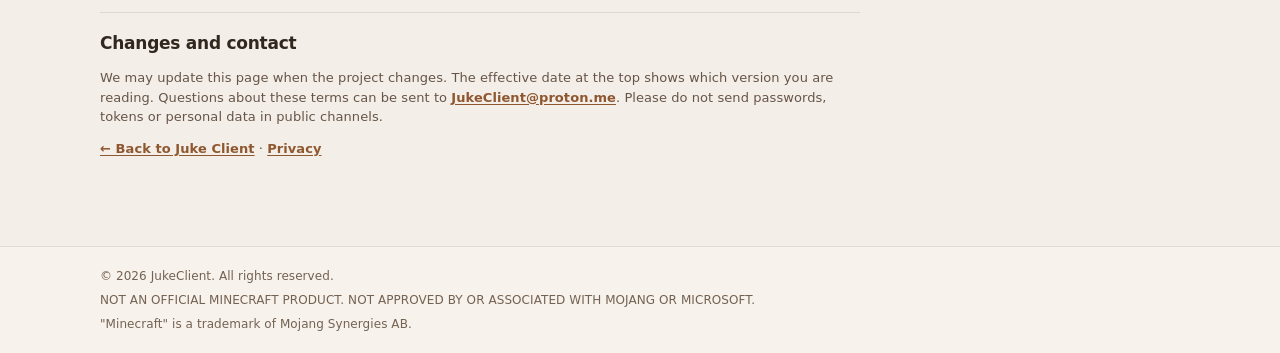
<file: terms.html>
<!doctype html>
<html lang="en" data-theme="light">
<head>
  <meta charset="utf-8">
  <meta name="viewport" content="width=device-width, initial-scale=1">
  <title>Terms — Juke Client</title>
  <meta name="description" content="The licence, acceptable-use rules and disclaimers that apply to the Juke Client launcher and this website.">
  <meta name="referrer" content="strict-origin-when-cross-origin">
  <meta http-equiv="Content-Security-Policy" content="default-src 'none'; base-uri 'none'; object-src 'none'; form-action 'none'; frame-src 'none'; child-src 'none'; worker-src 'none'; manifest-src 'self'; media-src 'none'; connect-src 'self'; img-src 'self' data:; font-src 'none'; script-src 'self'; style-src 'self'; upgrade-insecure-requests">
  <meta name="theme-color">
  <link rel="canonical" href="https://jukeclient.github.io/Juke-Client-Info/terms.html">
  <meta property="og:type" content="website">
  <meta property="og:site_name" content="Juke Client">
  <meta property="og:locale" content="en_US">
  <meta property="og:title" content="Terms — Juke Client">
  <meta property="og:description" content="The licence, acceptable-use rules and disclaimers for the Juke Client launcher and website.">
  <meta property="og:url" content="https://jukeclient.github.io/Juke-Client-Info/terms.html">
  <meta property="og:image" content="https://jukeclient.github.io/Juke-Client-Info/assets/social-preview.png">
  <meta property="og:image:width" content="1200">
  <meta property="og:image:height" content="630">
  <meta property="og:image:alt" content="Juke Client launcher preview">
  <meta name="twitter:card" content="summary_large_image">
  <meta name="twitter:title" content="Terms — Juke Client">
  <meta name="twitter:description" content="Licence, acceptable use and disclaimers for the Juke Client launcher and website.">
  <meta name="twitter:image" content="https://jukeclient.github.io/Juke-Client-Info/assets/social-preview.png">
  <link rel="icon" href="assets/favicon.ico" sizes="any">
  <link rel="icon" href="assets/juke-icon.png" type="image/png">
  <link rel="apple-touch-icon" href="assets/apple-touch-icon.png">
  <link rel="manifest" href="site.webmanifest">
  <link rel="stylesheet" href="styles.css">
  <script src="theme-init.js"></script>
</head>
<body>
  <a class="skip-link" href="#main">Skip to content</a>

  <header class="site-header" id="top">
    <div class="container header-inner">
      <a class="brand" href="index.html">
        <img src="assets/juke-icon.png" alt="" width="22" height="22">
        <span>Juke Client</span>
      </a>
      <nav class="site-nav" id="site-nav" aria-label="Main navigation">
        <a href="index.html#features">Features</a>
        <a href="index.html#questions">Questions</a>
        <a href="index.html#community">Community</a>
      </nav>
      <div class="header-actions">
        <div class="theme-control">
          <label class="visually-hidden" for="theme-select">Colour theme</label>
          <select class="theme-select" id="theme-select" data-theme-select aria-keyshortcuts="S">
            <option value="light">Light</option>
            <option value="dark">Dark</option>
          </select>
        </div>
        <button class="nav-toggle" type="button" aria-expanded="false" aria-controls="site-nav" aria-label="Open navigation">
          <span></span><span></span>
        </button>
      </div>
      <span class="visually-hidden" id="theme-status" role="status" aria-live="polite"></span>
    </div>
  </header>

  <main id="main">
    <div class="container">
      <article class="prose">
        <p class="eyebrow">Effective <time datetime="2026-11-20">20 November 2026</time></p>
        <h1>Terms</h1>
        <p class="prose-lead">These terms cover the Juke Client launcher and this website. They describe the current development build; a final version will be published with the first public release. By using the launcher or this site, you agree to them where applicable. If you do not agree, please do not use them.</p>

        <h2>Who runs this project</h2>
        <p>Juke Client is operated by <strong>JukeClient</strong> (GitHub: <code>JukeClient</code>). The project-only contact address is <a href="mailto:JukeClient@proton.me">JukeClient@proton.me</a>. This is an independent hobby project, not a company, and it is not affiliated with Mojang or Microsoft. If your jurisdiction requires a legal notice with a registered name and address, request those details at the same address.</p>

        <h2>Your licence to use Juke Client</h2>
        <p>Juke Client is proprietary software with no open-source licence. Public builds are intended to be free; if that changes, this page will be updated before any paid offering launches. We grant you a personal, non-exclusive, non-transferable licence to use the launcher and this website for your own lawful use with a Microsoft account that owns Minecraft: Java Edition. The licence ends if you breach these terms or if we stop offering the project.</p>
        <ul class="check-list">
          <li>You may use the launcher, its profiles and the website for their intended purpose, and keep copies for your own use.</li>
          <li>You may not sell, rent, sublicense, bundle or redistribute the launcher, or offer modified copies as Juke Client.</li>
          <li>You may not remove notices, circumvent account ownership checks, or use the software to obtain game access you do not have.</li>
          <li>You may not reverse engineer or decompile the launcher except where applicable law expressly allows it.</li>
        </ul>
        <p>Your worlds, profiles, mods, resource packs, settings and local files remain yours. Juke Client does not claim ownership of them; you are responsible for keeping backups.</p>

        <h2>Acceptable use</h2>
        <p>Do not use Juke Client or this website to break the law, violate Mojang's or Microsoft's terms, or break the rules of a server you play on. Do not use it to distribute malware, harass or impersonate people, cheat on servers, interfere with other users or with the services we rely on, or upload content you have no right to share. Do not probe, scrape or overload this website. You are responsible for your own conduct and for anything you choose to download or install through the launcher.</p>

        <h2>Downloads and updates</h2>
        <p>Use only official distribution channels: this website once downloads open, or the <a href="https://github.com/JukeClient/Juke-Client-Releases/releases/latest" target="_blank" rel="noopener noreferrer">Juke Client releases repository<span class="visually-hidden"> (opens in a new tab)</span></a>. Update manifests are public and installers are verified with a minisign key before installation. Copies distributed by other parties are not supported. We may change, suspend or discontinue features or builds at any time; the <a href="changelog.html">changelog</a> records what changed.</p>

        <h2>Data and third-party services</h2>
        <p>The launcher stores settings, profiles, logs and similar data on your device. This website has no accounts, cookies, forms or analytics. Network requests go to the providers needed for sign-in, game and runtime downloads, loaders, mod catalogs, release news and update checks; those services have their own terms and privacy policies. See the <a href="privacy.html">Privacy page</a> for the exact list and for how to remove local data.</p>
        <p><strong>NOT AN OFFICIAL MINECRAFT PRODUCT. NOT APPROVED BY OR ASSOCIATED WITH MOJANG OR MICROSOFT.</strong> "Minecraft" is a trademark of Mojang Synergies AB. Your use of Minecraft and your Microsoft account is governed by the agreements you have with Mojang and Microsoft, not by these terms.</p>

        <h2>No warranty and liability</h2>
        <p>Juke Client and this website are provided "as is" and "as available", without warranties of any kind, to the extent the law allows. We do not promise uninterrupted or error-free operation, compatibility with every mod or server, or that an update will fix every issue. To the extent the law allows, we are not liable for lost worlds or data, downtime, third-party actions, or indirect or consequential damage arising from use of the project. Nothing in these terms removes rights you have under mandatory law, including consumer rights in your country.</p>

        <h2>Changes and contact</h2>
        <p>We may update this page when the project changes. The effective date at the top shows which version you are reading. Questions about these terms can be sent to <a href="mailto:JukeClient@proton.me">JukeClient@proton.me</a>. Please do not send passwords, tokens or personal data in public channels.</p>

        <p class="prose-back"><a href="index.html">&larr; Back to Juke Client</a> · <a href="privacy.html">Privacy</a></p>
      </article>
    </div>
  </main>

  <footer class="site-footer site-footer-simple">
    <div class="container footer-bottom">
      <p>© 2026 JukeClient. All rights reserved.</p>
      <p>NOT AN OFFICIAL MINECRAFT PRODUCT. NOT APPROVED BY OR ASSOCIATED WITH MOJANG OR MICROSOFT.</p>
      <p>"Minecraft" is a trademark of Mojang Synergies AB.</p>
    </div>
  </footer>

  <script src="script.js" defer></script>
</body>
</html>
</file>
<file: styles.css>
/* Juke Client site — the same graphite, wood and brass tokens as the launcher. */
:root {
  color-scheme: light;
  --bg: #f3eee8;
  --bg-soft: #ece4da;
  --rail: #f7f2ec;
  --surface: #fffaf4;
  --surface-raised: #f7f0e8;
  --surface-hover: #eee3d7;
  --surface-inset: #ece4da;
  --line: rgba(75, 52, 34, .12);
  --line-strong: rgba(75, 52, 34, .2);
  --text: #30271f;
  --text-soft: #665548;
  --muted: #746252;
  --accent: #8e572f;
  --accent-strong: #7e4b2a;
  --accent-ink: #fffaf3;
  --danger: #b34c47;
  --success: #4d8258;
  --shadow: 0 18px 50px rgba(28, 42, 44, .1);
  --radius-lg: 14px;
  --radius-md: 10px;
  --radius-sm: 8px;
  /* Single source for the <meta name="theme-color"> values used by both JS files. */
  --theme-color-light: #f3eee8;
  --theme-color-dark: #1c1916;
}

html[data-theme="dark"] {
  color-scheme: dark;
  --bg: #1c1916;
  --bg-soft: #211c18;
  --rail: #1e1a17;
  --surface: #28221d;
  --surface-raised: #302820;
  --surface-hover: #3b3128;
  --surface-inset: #241f1a;
  --line: rgba(255, 255, 255, .1);
  --line-strong: rgba(255, 255, 255, .18);
  --text: #ededed;
  --text-soft: #bcbcbc;
  --muted: #969696;
  --accent: #d3935c;
  --accent-strong: #ad7043;
  --accent-ink: #28190f;
  --danger: #ef8e82;
  --success: #9acb9a;
  --shadow: 0 16px 40px rgba(0, 0, 0, .2);
}

*, *::before, *::after { box-sizing: border-box; }
[hidden] { display: none !important; }
html { scroll-behavior: smooth; scroll-padding-top: 76px; }
body {
  margin: 0;
  background: var(--bg);
  color: var(--text);
  font: 400 14px/1.5 "Segoe UI", Inter, system-ui, sans-serif;
  letter-spacing: .005em;
  -webkit-font-smoothing: antialiased;
  transition: background-color .25s ease, color .25s ease;
}
img { display: block; max-width: 100%; }
a { color: inherit; }
button, select { color: inherit; font: inherit; }
button { cursor: pointer; }
button:disabled { cursor: not-allowed; }
h1, h2, h3 { margin: 0; font-weight: 700; letter-spacing: -.015em; }
p, ul, ol { margin: 0; }
:focus-visible { outline: 2px solid var(--accent); outline-offset: 3px; }
::selection { background: var(--accent); color: var(--accent-ink); }

.visually-hidden {
  position: absolute !important;
  width: 1px !important;
  height: 1px !important;
  padding: 0 !important;
  margin: -1px !important;
  overflow: hidden !important;
  clip: rect(0, 0, 0, 0) !important;
  white-space: nowrap !important;
  border: 0 !important;
}

.ui-icon {
  width: 18px;
  height: 18px;
  fill: none;
  stroke: currentColor;
  stroke-width: 1.8;
  stroke-linecap: round;
  stroke-linejoin: round;
  flex: 0 0 auto;
  transition: color .15s ease, transform .15s ease;
}

.container { width: min(1080px, calc(100% - 48px)); margin-inline: auto; }
.skip-link {
  position: fixed;
  z-index: 100;
  top: -60px;
  left: 16px;
  padding: 8px 13px;
  border: 1px solid transparent;
  border-radius: 9px;
  background: var(--accent);
  color: var(--accent-ink);
  font-size: 12px;
  font-weight: 630;
  line-height: 1.25;
  text-decoration: none;
}
.skip-link:focus { top: 12px; }

/* Header — the same rail, nav buttons and controls as the launcher titlebar. */
.site-header {
  position: sticky;
  top: 0;
  z-index: 50;
  border-bottom: 1px solid var(--line);
  background: var(--rail);
}
.header-inner {
  display: flex;
  align-items: center;
  justify-content: space-between;
  gap: 24px;
  min-height: 56px;
}
.brand {
  display: inline-flex;
  align-items: center;
  gap: 10px;
  color: var(--text);
  font-size: 15px;
  font-weight: 650;
  text-decoration: none;
}
.brand img { width: 22px; height: 22px; border-radius: 7px; }
.site-nav { display: flex; align-items: center; gap: 6px; }
.site-nav a {
  padding: 7px 10px;
  border: 1px solid transparent;
  border-radius: 8px;
  color: var(--muted);
  font-size: 13px;
  font-weight: 590;
  text-decoration: none;
  transition: color .14s ease, background-color .14s ease, border-color .14s ease;
}
.site-nav a:hover {
  border-color: var(--line);
  background: var(--surface);
  color: var(--text);
}
.rail-button {
  display: inline-flex;
  width: 32px;
  height: 32px;
  align-items: center;
  justify-content: center;
  padding: 0;
  border: 1px solid var(--line);
  border-radius: 9px;
  background: transparent;
  color: var(--text-soft);
  transition: color .14s ease, background-color .14s ease, border-color .14s ease;
}
.rail-button:hover:not([aria-disabled="true"]) {
  border-color: var(--line-strong);
  background: var(--surface-hover);
  color: var(--accent);
}
.header-actions { display: inline-flex; align-items: center; gap: 8px; }
.theme-select {
  min-height: 38px;
  padding: 8px 11px;
  border: 1px solid var(--line-strong);
  border-radius: 10px;
  outline: 0;
  background: var(--surface-inset);
  color: var(--text);
  cursor: pointer;
  font-size: 13px;
  font-weight: 600;
  line-height: 1.25;
  transition: border-color .16s ease, background-color .16s ease;
}
.theme-select:hover { border-color: color-mix(in srgb, var(--accent) 35%, var(--line-strong)); }
.theme-select:focus { border-color: var(--accent); background: var(--surface); }
.nav-toggle { display: none; }
/* Without JavaScript there is no saved theme to apply and no rail state to
   track, so hide those controls instead of showing ones that do nothing. */
html:not(.js) .theme-control,
html:not(.js) .rail-tools { display: none; }

/* Buttons — launcher .button / .button.primary / .play:disabled patterns. */
.button {
  display: inline-flex;
  align-items: center;
  justify-content: center;
  gap: 8px;
  min-height: 38px;
  padding: 8px 13px;
  border: 1px solid var(--line-strong);
  border-radius: 9px;
  background: var(--surface-raised);
  color: var(--text-soft);
  cursor: pointer;
  font-size: 13px;
  font-weight: 630;
  line-height: 1.25;
  text-align: center;
  text-decoration: none;
  transition: background-color .14s ease, border-color .14s ease, color .14s ease, transform .14s ease;
}
.button:hover:not([aria-disabled="true"]) {
  border-color: var(--line-strong);
  background: var(--surface-hover);
  color: var(--text);
}
.button:active:not([aria-disabled="true"]) { transform: translateY(1px) scale(.99); }
.button.primary {
  border-color: transparent;
  background: var(--accent);
  color: var(--accent-ink);
}
.button.primary:hover:not([aria-disabled="true"]) {
  border-color: transparent;
  background: var(--accent-strong);
  color: var(--accent-ink);
}
/* The not-yet-available CTA keeps the launcher's muted Play-button look.
   Only saturation is reduced: opacity would drop text contrast below AA. */
.button[aria-disabled="true"] {
  cursor: not-allowed;
  border-color: transparent;
  background: var(--accent);
  color: var(--accent-ink);
  filter: saturate(.65);
}
.button .ui-icon { width: 16px; height: 16px; }
.rail-button:hover .ui-icon,
.button:not(.primary):hover .ui-icon,
.nav-toggle:hover .ui-icon { color: var(--accent); }
.button.primary:hover .ui-icon { color: var(--accent-ink); }

.panel {
  min-width: 0;
  border: 1px solid var(--line);
  border-radius: var(--radius-lg);
  background: var(--surface);
  box-shadow: none;
}

/* Hero */
.hero { padding: 72px 0 0; }
.hero-copy h1 { font-size: clamp(40px, 5.2vw, 56px); line-height: 1.06; letter-spacing: -.035em; }
.intro { max-width: 760px; margin-top: 16px; color: var(--text-soft); font-size: 14px; }
.lede { max-width: 620px; margin-top: 6px; color: var(--muted); font-size: 13px; }
.hero-actions { margin-top: 28px; }
/* Matches the launcher's compact .online-summary status chip. */
.hero-note {
  display: inline-flex;
  min-height: 30px;
  align-items: center;
  gap: 7px;
  margin-top: 12px;
  padding: 4px 9px;
  border: 1px solid var(--line);
  border-radius: 9px;
  background: var(--surface);
  color: var(--text-soft);
  font-size: 12px;
  font-weight: 600;
}
.hero-note::before {
  width: 7px;
  height: 7px;
  border-radius: 50%;
  background: var(--accent);
  content: "";
}
.screenshot-wrap { margin-top: 48px; }
.screenshot-panel { padding: 8px; }
.screenshot-picture { display: block; }
.screenshot {
  width: 100%;
  height: auto;
  border-radius: 5px;
  background: var(--surface-inset);
  opacity: 1;
  transition: opacity 200ms ease;
}
.screenshot.is-swapping { opacity: .5; }

/* Sections */
.section { padding: 72px 0; }
.section-alt { background: var(--bg-soft); border-block: 1px solid var(--line); }
.section-heading h2 { font-size: 22px; }
.section-lead { margin-top: 8px; color: var(--muted); font-size: 12px; }
.section-lead a { color: var(--accent); font-weight: 600; text-decoration: underline; text-underline-offset: 2px; }
.section-lead a:hover { text-decoration-thickness: 2px; }
.sticky-heading { position: sticky; top: 88px; }

/* Features — launcher cards: fixed radius, quiet borders, accent on hover. */
.feature-grid {
  display: grid;
  grid-template-columns: repeat(3, minmax(0, 1fr));
  gap: 14px;
  margin-top: 28px;
}
.feature-card {
  min-height: 196px;
  padding: 18px;
  border: 1px solid var(--line);
  border-radius: var(--radius-lg);
  background: var(--surface);
  transition: border-color .14s ease, background-color .14s ease;
}
.feature-card:hover { border-color: var(--line-strong); }
.feature-icon {
  display: grid;
  width: 34px;
  height: 34px;
  place-items: center;
  border: 1px solid var(--line);
  border-radius: 9px;
  background: var(--surface-inset);
  color: var(--accent);
}
.feature-card h3 { margin-top: 16px; font-size: 15px; }
.feature-card p { margin-top: 7px; color: var(--text-soft); font-size: 13px; }

/* Details */
.details-layout {
  display: grid;
  grid-template-columns: 160px minmax(0, 1fr);
  gap: 48px;
  align-items: start;
}
.details-grid {
  display: grid;
  grid-template-columns: repeat(2, minmax(0, 1fr));
  gap: 14px;
}
.detail-card {
  padding: 16px;
  border: 1px solid var(--line);
  border-radius: var(--radius-lg);
  background: var(--surface);
  transition: border-color .14s ease, background-color .14s ease;
}
.detail-card:hover { border-color: color-mix(in srgb, var(--accent) 48%, var(--line)); }
.detail-card h3 { font-size: 16px; }
.detail-card p { margin-top: 10px; color: var(--text-soft); font-size: 13px; }
.detail-card a { display: inline-block; margin-top: 14px; color: var(--accent); font-size: 13px; font-weight: 600; text-decoration: underline; text-underline-offset: 2px; }
.detail-card a:hover { text-decoration-thickness: 2px; }
.version-line { display: flex; align-items: baseline; gap: 8px; }
.version-line span {
  padding: 3px 8px;
  border: 1px solid var(--line);
  border-radius: 8px;
  background: var(--surface-inset);
  color: var(--muted);
  font-size: 11px;
  font-weight: 600;
}
.detail-list { padding-left: 18px; color: var(--text-soft); font-size: 13px; }
.detail-list li + li { margin-top: 7px; }

/* Questions */
.questions-layout {
  display: grid;
  grid-template-columns: 160px minmax(0, 1fr);
  gap: 48px;
  align-items: start;
}
.faq-list { border-top: 1px solid var(--line); }
.faq-list details { border-bottom: 1px solid var(--line); }
/* Accordion rows reuse the launcher's .nav-btn interaction pattern. */
.faq-list summary {
  position: relative;
  margin: 2px 0;
  padding: 11px 34px 11px 12px;
  border: 1px solid transparent;
  border-radius: 8px;
  color: var(--muted);
  cursor: pointer;
  font-size: 14px;
  font-weight: 590;
  list-style: none;
  transition: color .14s ease, background-color .14s ease, border-color .14s ease;
}
.faq-list summary::-webkit-details-marker { display: none; }
.faq-list summary:hover {
  border-color: var(--line);
  background: var(--surface);
  color: var(--text);
}
.faq-list details[open] summary {
  border-color: var(--line);
  background: var(--surface);
  color: var(--accent);
}
.faq-list summary::after {
  position: absolute;
  top: 10px;
  right: 13px;
  color: var(--muted);
  content: "+";
  font-size: 17px;
  font-weight: 400;
  line-height: 1;
}
.faq-list details[open] summary::after { color: var(--accent); content: "\2013"; }
.faq-list p {
  max-width: 680px;
  padding: 0 32px 16px 12px;
  color: var(--text-soft);
  font-size: 13px;
}
.faq-list p + p { margin-top: -10px; }
.faq-list code, .prose code {
  padding: 2px 6px;
  border: 1px solid var(--line);
  border-radius: 6px;
  background: var(--surface-inset);
  color: var(--accent);
  font-family: ui-monospace, SFMono-Regular, Consolas, monospace;
  font-size: 12px;
}
.faq-list a { color: var(--accent); text-decoration: underline; text-underline-offset: 2px; }
.faq-list a:hover { text-decoration-thickness: 2px; }

/* Community */
.community-section { padding-block: 72px; }
.community-head {
  display: flex;
  align-items: flex-end;
  justify-content: space-between;
  gap: 24px;
}
.rail-tools { display: flex; flex: 0 0 auto; align-items: center; }
.rail-buttons { display: flex; gap: 6px; }
.rail-button { width: 28px; height: 28px; }
.rail-button .ui-icon { width: 14px; height: 14px; }
.rail-button[aria-disabled="true"] { opacity: .4; cursor: default; }
.social-scroller {
  display: flex;
  gap: 12px;
  margin-top: 26px;
  padding: 2px;
  overflow-x: auto;
  overflow-y: hidden;
  overscroll-behavior-x: contain;
  scroll-snap-type: x mandatory;
  -webkit-overflow-scrolling: touch;
  /* Navigation is via the arrow buttons, pointer drag and keyboard. */
  scrollbar-width: none;
  -ms-overflow-style: none;
}
.social-scroller::-webkit-scrollbar { display: none; }
/* Without JS the arrows are hidden, so keep a usable mouse scrollbar. */
html:not(.js) .social-scroller { scrollbar-width: auto; -ms-overflow-style: auto; }
html:not(.js) .social-scroller::-webkit-scrollbar { display: block; }
.social-scroller.is-pointer-down { user-select: none; }
.social-scroller.is-dragging {
  cursor: grabbing;
  user-select: none;
  scroll-snap-type: none;
}
.social-scroller.is-dragging .social-card { pointer-events: none; }
.social-card {
  position: relative;
  display: flex;
  flex: 0 0 200px;
  flex-direction: column;
  align-items: center;
  justify-content: center;
  gap: 16px;
  min-height: 230px;
  padding: 18px 14px;
  border: 1px solid var(--line);
  border-radius: var(--radius-lg);
  background: var(--surface);
  color: var(--text);
  scroll-snap-align: start;
  text-align: center;
  text-decoration: none;
  -webkit-user-drag: none;
}
.social-card:hover { border-color: color-mix(in srgb, var(--accent) 48%, var(--line)); background: var(--surface-raised); }
.social-card:focus-visible { outline-offset: -3px; }
.social-icon {
  display: grid;
  width: 56px;
  height: 56px;
  place-items: center;
  border: 1px solid var(--line);
  border-radius: var(--radius-lg);
  background: var(--surface-inset);
  color: var(--accent);
  transition: color .14s ease, background-color .14s ease, border-color .14s ease;
}
.social-card:hover .social-icon { border-color: var(--line-strong); background: var(--surface-hover); }
.brand-logo { width: 30px; height: 30px; fill: currentColor; stroke: none; }
.social-copy strong { display: block; font-size: 15px; font-weight: 600; }
.social-copy > span {
  display: block;
  margin-top: 4px;
  color: var(--muted);
  font-size: 12px;
  overflow-wrap: anywhere;
}

/* Footer */
.site-footer { padding: 28px 0; border-top: 1px solid var(--line); background: var(--rail); }
.footer-inner { display: flex; justify-content: space-between; gap: 32px; }
.footer-inner > div > p { margin-top: 8px; color: var(--muted); font-size: 13px; }
.footer-inner nav { display: flex; flex-wrap: wrap; align-items: flex-start; gap: 4px 8px; }
.footer-inner nav a {
  padding: 5px 8px;
  border: 1px solid transparent;
  border-radius: 8px;
  color: var(--muted);
  font-size: 13px;
  font-weight: 590;
  text-decoration: none;
  transition: color .14s ease, background-color .14s ease, border-color .14s ease;
}
.footer-inner nav a:hover { border-color: var(--line); background: var(--surface); color: var(--text); }
.footer-bottom {
  margin-top: 24px;
  padding-top: 14px;
  border-top: 1px solid var(--line);
  color: var(--muted);
  font-size: 12px;
}
.footer-bottom p + p { margin-top: 6px; }
.site-footer-simple { padding: 20px 0; }
.site-footer-simple .footer-bottom { margin-top: 0; padding-top: 0; border-top: 0; }

/* Prose pages */
.prose { max-width: 760px; padding: 64px 0 88px; }
.eyebrow {
  color: var(--accent);
  font-size: 11px;
  font-weight: 700;
  letter-spacing: .08em;
  text-transform: uppercase;
}
.prose h1 { margin-top: 8px; font-size: 32px; letter-spacing: -.025em; }
.prose-lead { margin-top: 16px; color: var(--text-soft); font-size: 14px; }
.prose h2 {
  margin: 32px 0 12px;
  padding-top: 18px;
  border-top: 1px solid var(--line);
  font-size: 17px;
}
.prose p, .prose li { color: var(--text-soft); font-size: 13px; }
.prose p + p { margin-top: 12px; }
.prose ul, .prose ol { padding-left: 20px; }
.prose li + li { margin-top: 8px; }
.prose a { color: var(--accent); font-weight: 600; text-decoration: underline; text-underline-offset: 2px; }
.prose a:hover { text-decoration-thickness: 2px; }
.prose-back { margin-top: 28px; }
.check-list, .prose-list { list-style: none; padding: 0; }
.check-list li, .prose-list li { position: relative; padding-left: 28px; }
.check-list li::before {
  position: absolute;
  left: 2px;
  color: var(--accent);
  content: "\2713";
  font-weight: 700;
}
.prose-list { counter-reset: step; }
.prose-list li { counter-increment: step; }
.prose-list li::before {
  position: absolute;
  left: 0;
  color: var(--accent);
  content: counter(step) ".";
  font-weight: 600;
}
.table-wrap {
  margin-top: 16px;
  overflow-x: auto;
  border: 1px solid var(--line);
  border-radius: var(--radius-md);
  background: var(--surface);
}
.table-wrap:focus-visible { outline-offset: -3px; }
.table-wrap table { width: 100%; border-collapse: collapse; font-size: 13px; }
.table-wrap table.table-wide { min-width: 640px; }
.table-wrap caption {
  padding: 10px 14px;
  border-bottom: 1px solid var(--line);
  background: var(--surface-raised);
  color: var(--muted);
  font-size: 12px;
  font-weight: 600;
  text-align: left;
}
.table-wrap th, .table-wrap td {
  padding: 11px 14px;
  border-bottom: 1px solid var(--line);
  text-align: left;
  vertical-align: top;
}
.table-wrap thead th {
  background: var(--surface-inset);
  color: var(--text-soft);
  font-size: 11px;
  font-weight: 700;
  letter-spacing: .05em;
  text-transform: uppercase;
}
.table-wrap tbody th { width: 30%; color: var(--text); font-weight: 650; }
.table-wrap tbody td { color: var(--text-soft); }
.table-wrap tbody tr { transition: background-color .14s ease; }
.table-wrap tbody tr:hover { background: var(--surface-hover); }
.table-wrap tr:last-child > * { border-bottom: 0; }
.table-note {
  display: block;
  margin-top: 4px;
  color: var(--muted);
  font-size: 12px;
  font-weight: 400;
  line-height: 1.4;
}
.version-date {
  color: var(--muted);
  font-size: 14px;
  font-weight: 400;
  letter-spacing: 0;
  white-space: nowrap;
}

/* 404 */
.error-page { padding: 88px 0; }
.error-panel { max-width: 620px; margin-inline: auto; padding: 40px; text-align: center; }
.error-panel h1 { margin-top: 8px; font-size: 32px; }
.error-panel > p:not(.eyebrow) { margin-top: 12px; color: var(--text-soft); font-size: 14px; }
/* Peer navigation actions share one row of equal-width buttons, so no single
   label makes an uneven cluster. Two columns on small screens keep them even. */
.error-actions {
  display: grid;
  grid-template-columns: repeat(4, minmax(0, 1fr));
  gap: 10px;
  margin-top: 24px;
}

/* Theme switch: only the surfaces whose theme tokens actually change.
   Generic a/p/li/span/button selectors are deliberately absent: they made
   every hover fade and their (0,2,1) specificity killed .nav-toggle span's
   transform transition. Screenshot opacity is owned by .screenshot itself. */
html.theme-ready :is(
  body, .site-header, .site-footer, .site-nav, .brand, .theme-select,
  .nav-toggle, .rail-button, .button, .skip-link, .panel, .section-alt,
  .feature-card, .feature-icon, .detail-card, .hero-note, .faq-list,
  .faq-list summary, .version-line > span, .social-card, .social-icon,
  .social-copy strong, .table-wrap, .table-wrap thead th,
  .table-wrap caption, .table-wrap tbody tr, .footer-inner nav a,
  .faq-list code, .prose code, .error-panel
) {
  transition: background-color 180ms ease, border-color 180ms ease, color 180ms ease;
}
html.theme-ready :is(
  .intro, .lede, .section-lead, .section-lead a, .detail-card a,
  .faq-list p, .faq-list a, .social-copy > span,
  .footer-inner > div > p, .footer-bottom,
  .prose p, .prose li, .prose a,
  .table-wrap td, .table-wrap tbody th, .version-date, .eyebrow,
  .table-note, .error-panel > p:not(.eyebrow)
) {
  transition: color 180ms ease;
}

@media (max-width: 860px) {
  /* Three feature cards stay in one three-up row until the phone breakpoint;
     a two-column row would leave a lone card hanging on the second line. */
  .details-layout, .questions-layout { grid-template-columns: 1fr; gap: 24px; }
  .sticky-heading { position: static; }
}

@media (max-width: 640px) {
  .container { width: calc(100% - 32px); }
  .header-inner { min-height: 52px; }
  .site-nav {
    position: static;
    flex-direction: column;
    align-items: stretch;
    gap: 0;
    padding: 8px 0 4px;
    border-bottom: 1px solid var(--line);
  }
  .site-nav a { padding: 10px 0; }
  .nav-toggle { display: none; }
  html.js .site-nav {
    position: absolute;
    top: 100%;
    right: 0;
    left: 0;
    display: none;
    flex-direction: column;
    align-items: stretch;
    gap: 0;
    padding: 8px 16px 14px;
    border-bottom: 1px solid var(--line);
    background: var(--rail);
  }
  html.js .site-nav.is-open { display: flex; }
  html.js .nav-toggle {
    display: inline-flex;
    flex-direction: column;
    justify-content: center;
    gap: 5px;
    width: 34px;
    height: 34px;
    padding: 8px;
    border: 1px solid var(--line);
    border-radius: 9px;
    background: transparent;
    color: var(--text-soft);
  }
  .nav-toggle span { display: block; height: 1px; background: var(--text); transition: transform 160ms ease; }
  .nav-toggle[aria-expanded="true"] span:first-child { transform: translateY(3px) rotate(45deg); }
  .nav-toggle[aria-expanded="true"] span:last-child { transform: translateY(-3px) rotate(-45deg); }
  .hero { padding-top: 48px; }
  .hero-copy h1 { font-size: 38px; }
  .intro { font-size: 14px; }
  .section { padding: 52px 0; }
  .screenshot-wrap { margin-top: 32px; }
  .feature-grid, .details-grid { grid-template-columns: 1fr; }
  .community-head { align-items: flex-start; flex-direction: column; gap: 12px; }
  .rail-tools { width: 100%; justify-content: space-between; }
  .social-card { flex-basis: min(200px, calc(100vw - 56px)); }
  .footer-inner { flex-direction: column; gap: 20px; }
  .prose { padding-top: 44px; }
  .prose h1 { font-size: 30px; }
  .version-date { display: block; margin-top: 4px; white-space: normal; }
  .error-page { padding: 56px 0; }
  .error-panel { padding: 28px 20px; }
  .error-actions { grid-template-columns: repeat(2, minmax(0, 1fr)); }
}

@media (prefers-reduced-motion: reduce) {
  html { scroll-behavior: auto; }
  *, *::before, *::after { animation-duration: .01ms !important; transition-duration: .01ms !important; }
}

@media print {
  /* html[data-theme="dark"] has higher specificity than :root, so printing
     must match (or beat) it or dark-theme text stays light on white paper. */
  html[data-theme] {
    color-scheme: light;
    --bg: #ffffff;
    --bg-soft: #ffffff;
    --rail: #ffffff;
    --surface: #ffffff;
    --surface-raised: #ffffff;
    --surface-hover: #ffffff;
    --surface-inset: #ffffff;
    --line: #cccccc;
    --line-strong: #999999;
    --text: #000000;
    --text-soft: #222222;
    --muted: #444444;
    --accent: #000000;
    --accent-strong: #000000;
    --accent-ink: #ffffff;
    --danger: #000000;
    --success: #000000;
    --shadow: none;
  }
  body { background: #ffffff; color: #000000; font-size: 11pt; }
  .site-header, .nav-toggle, .hero-actions, .hero-note, .rail-tools,
  .social-scroller, .skip-link, .site-footer:not(.site-footer-simple) { display: none !important; }
  .section { padding: 18pt 0; break-inside: avoid; }
  .panel, .feature-card, .detail-card, .table-wrap { box-shadow: none; }
  .table-wrap { overflow: visible !important; }
  .table-wrap table { min-width: 0 !important; }
  /* script.js opens every FAQ item for printing and restores its state after. */
  details { break-inside: avoid; }
  .faq-list summary::after { content: none; }
  a[href^="http"]::after { content: " (" attr(href) ")"; color: #444444; font-size: 9pt; }
}
</file>
